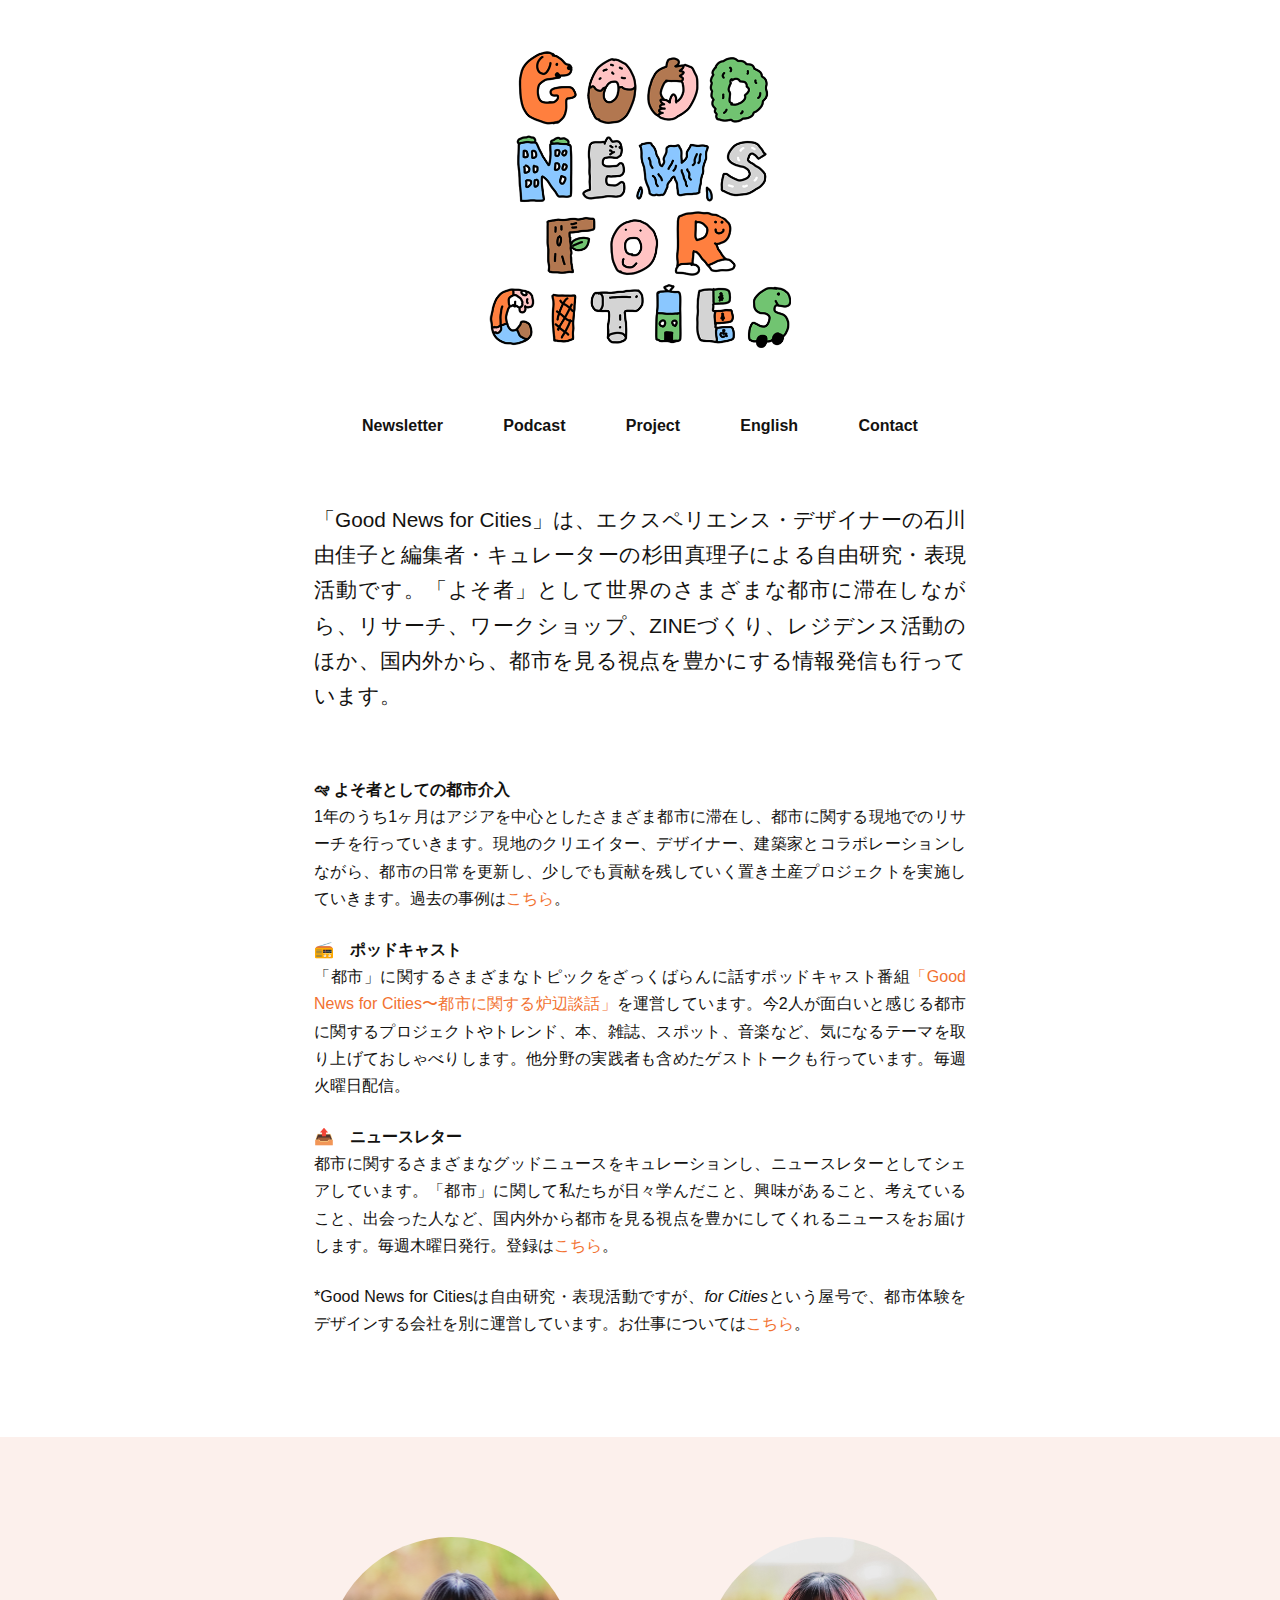
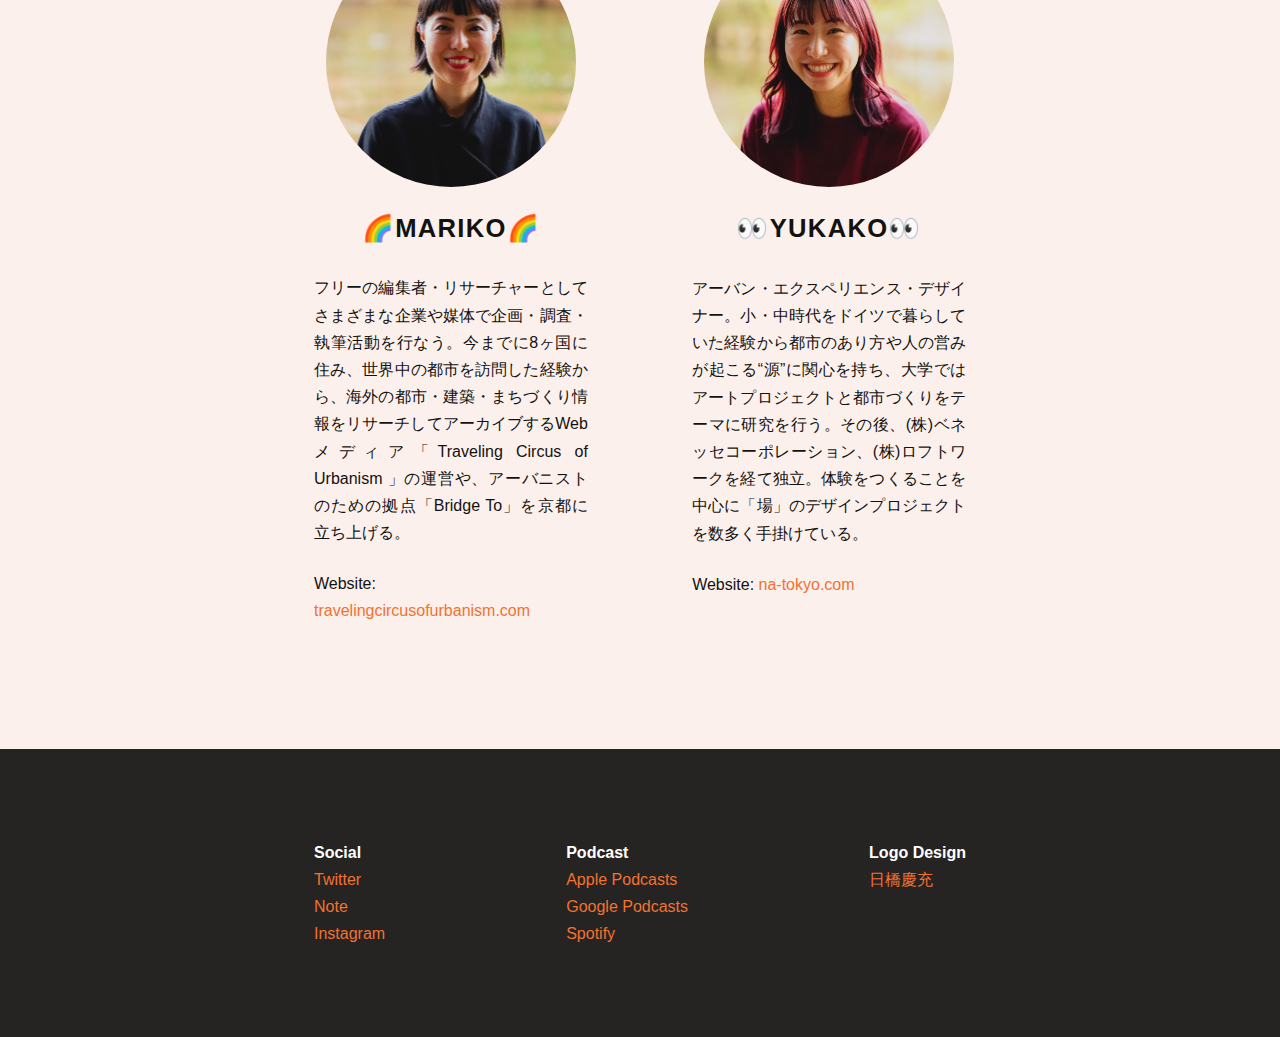
<file: index.html>
<!DOCTYPE html>
<html lang="ja=JP">

<head>
  <title>Good News For Cities</title>
  <meta charset="utf-8" />
  <meta name="viewport" content="width=device-width,initial-scale=1" />

  <meta property="og:type" content="website" />
  <meta http-equiv="content-language" content="ja-JP" />
  <meta property="og:site_name" content="Good News For Cities" />
  <meta property="og:title" content="Good News For Cities" />
  <meta property="og:image" content="https://goodnewsforcities.github.io/img/goodnewsforcities_logo.png" />
  <meta name="keywords" content="都市, 建築, ポッドキャスト, ニュースレター, まちづくり, ラジオ, 場づくり, デザイン, 空間, リサーチ" />
  <meta name="description" content="都市に関するさまざまなグッドニュースをお届けするニュースレター" />
  <meta property="og:description" content="都市に関するさまざまなグッドニュースをお届けするニュースレター" />
  <meta property="og:url" content="https://goodnewsforcities.github.io" />

  <link rel="icon" type="image/x-icon" href="./favicon.ico" />
  <link rel="stylesheet" type="text/css" href="./main.css" />
</head>

<body>
  <div class="logo">
    <a href="./index.html">
      <img src="./img/goodnewsforcities_logo.png" />
    </a>
  </div>

  <nav class="maincolumn">
    <div class="links flexspread">
      <div>
        <a href="https://goodnews4cities.substack.com/" target="_blank">Newsletter</a>
      </div>
      <div>
        <a href="https://anchor.fm/good-news-for-cities" target="_blank">Podcast</a>
      </div>
      <div>
        <a href="./project.html">Project</a>
      </div>
      <div>
        <a href="./english.html">English</a>
      </div>
      <div>
        <a href="mailto:goodnewsforcities@gmail.com" target="_blank">Contact</a>
      </div>
    </div>
  </nav>

  <div class="maincolumn">
    <div class="intro">
      <p>
        「Good News for
        Cities」は、エクスペリエンス・デザイナーの石川由佳子と編集者・キュレーターの杉田真理子による自由研究・表現活動です。「よそ者」として世界のさまざまな都市に滞在しながら、リサーチ、ワークショップ、ZINEづくり、レジデンス活動のほか、国内外から、都市を見る視点を豊かにする情報発信も行っています。
      </p>
    </div>

    <div class="bodytext">
      <p>
        <b>&#x1f6e9; よそ者としての都市介入</b>
        <br />
        1年のうち1ヶ月はアジアを中心としたさまざま都市に滞在し、都市に関する現地でのリサーチを行っていきます。現地のクリエイター、デザイナー、建築家とコラボレーションしながら、都市の日常を更新し、少しでも貢献を残していく置き土産プロジェクトを実施していきます。過去の事例は<a
          href="https://goodnewsforcities.github.io/project.html" target="_blank">こちら</a>。
      </p>

      <p>
        <b> 📻　ポッドキャスト</b>
        <br />
        「都市」に関するさまざまなトピックをざっくばらんに話すポッドキャスト番組<a href="https://anchor.fm/good-news-for-cities" target="_blank">「Good News
          for
          Cities〜都市に関する炉辺談話」</a>を運営しています。今2人が面白いと感じる都市に関するプロジェクトやトレンド、本、雑誌、スポット、音楽など、気になるテーマを取り上げておしゃべりします。他分野の実践者も含めたゲストトークも行っています。毎週火曜日配信。
      </p>

      <p>
        <b>📤　ニュースレター</b><br />
        都市に関するさまざまなグッドニュースをキュレーションし、ニュースレターとしてシェアしています。「都市」に関して私たちが日々学んだこと、興味があること、考えていること、出会った人など、国内外から都市を見る視点を豊かにしてくれるニュースをお届けします。毎週木曜日発行。登録は<a
          href="https://goodnews4cities.substack.com/" target="_blank">こちら</a>。
      </p>

      <p>
        *Good News for Citiesは自由研究・表現活動ですが、<i>for Cities</i>という屋号で、都市体験をデザインする会社を別に運営しています。お仕事については<a href=""
          target="_blank">こちら</a>。
      </p>

    </div>




    <!-- <hr /> -->

    <div class="authors colorsection">
      <div class="author">
        <img src="./img/marikosugita.jpg" alt="Mariko" />
        <div class="name">
          <h3>🌈MARIKO🌈</h3>
        </div>
        <div class="bio">
          <p>
            フリーの編集者・リサーチャーとしてさまざまな企業や媒体で企画・調査・執筆活動を行なう。今までに8ヶ国に住み、世界中の都市を訪問した経験から、海外の都市・建築・まちづくり情報をリサーチしてアーカイブするWebメディア「Traveling
            Circus of Urbanism
            」の運営や、アーバニストのための拠点「Bridge
            To」を京都に立ち上げる。
          </p>
          <p>
            Website:
            <a href="https://www.travelingcircusofurbanism.com/" target="_blank">travelingcircusofurbanism.com</a>
          </p>
        </div>
      </div>

      <div class="author">
        <img src="./img/yukakoishikawa.jpg" alt="Yukako" />
        <div class="name">
          <h3>👀YUKAKO👀</h3>
        </div>
        <div class="bio">
          <p>
            アーバン・エクスペリエンス・デザイナー。小・中時代をドイツで暮らしていた経験から都市のあり方や人の営みが起こる“源”に関心を持ち、大学ではアートプロジェクトと都市づくりをテーマに研究を行う。その後、(株)ベネッセコーポレーション、(株)ロフトワークを経て独立。体験をつくることを中心に「場」のデザインプロジェクトを数多く手掛けている。
          </p>
          <p>
            Website:
            <a href="http://na-tokyo.com/" target="_blank">na-tokyo.com</a>
          </p>
        </div>
      </div>
    </div>

  </div>

  <footer>
    <div class="maincolumn flexspread top">
      <div>
        <h4>Social</h4>
        <div>
          <a href="https://twitter.com/goodnews4cities" target="_blank">Twitter</a>
        </div>
        <div>
          <a href="https://note.com/goodnews4cities" target="_blank">Note</a>
        </div>
        <div>
          <a href="" target="_blank">Instagram</a>
        </div>
      </div>
      <div>
        <h4>Podcast</h4>
        <div>
          <div>
            <a href="https://podcasts.apple.com/jp/podcast/good-news-for-cities-%e9%83%bd%e5%b8%82%e3%81%ab%e9%96%a2%e3%81%99%e3%82%8b%e7%82%89%e8%be%ba%e8%ab%87%e8%a9%b1/id1509362092"
              target="_blank">Apple Podcasts</a>
          </div>
          <div>
            <a href="https://podcasts.google.com/feed/aHR0cHM6Ly9hbmNob3IuZm0vcy8xYjgzODZmOC9wb2RjYXN0L3Jzcw=="
              target="_blank">Google Podcasts</a>
          </div>
          <div>
            <a href="https://open.spotify.com/show/1qL0Doqduuz4baM5hKWkKa" target="_blank">Spotify</a>
          </div>
        </div>
      </div>
      <div>
        <h4>Logo Design</h4>
        <div>
          <a href="https://www.nippashisan.com/" target="_blank">日橋慶充</a>
        </div>

      </div>
    </div>
  </footer>

  <!-- <script src="./main.js" async></script> -->
</body>

</html>
</file>
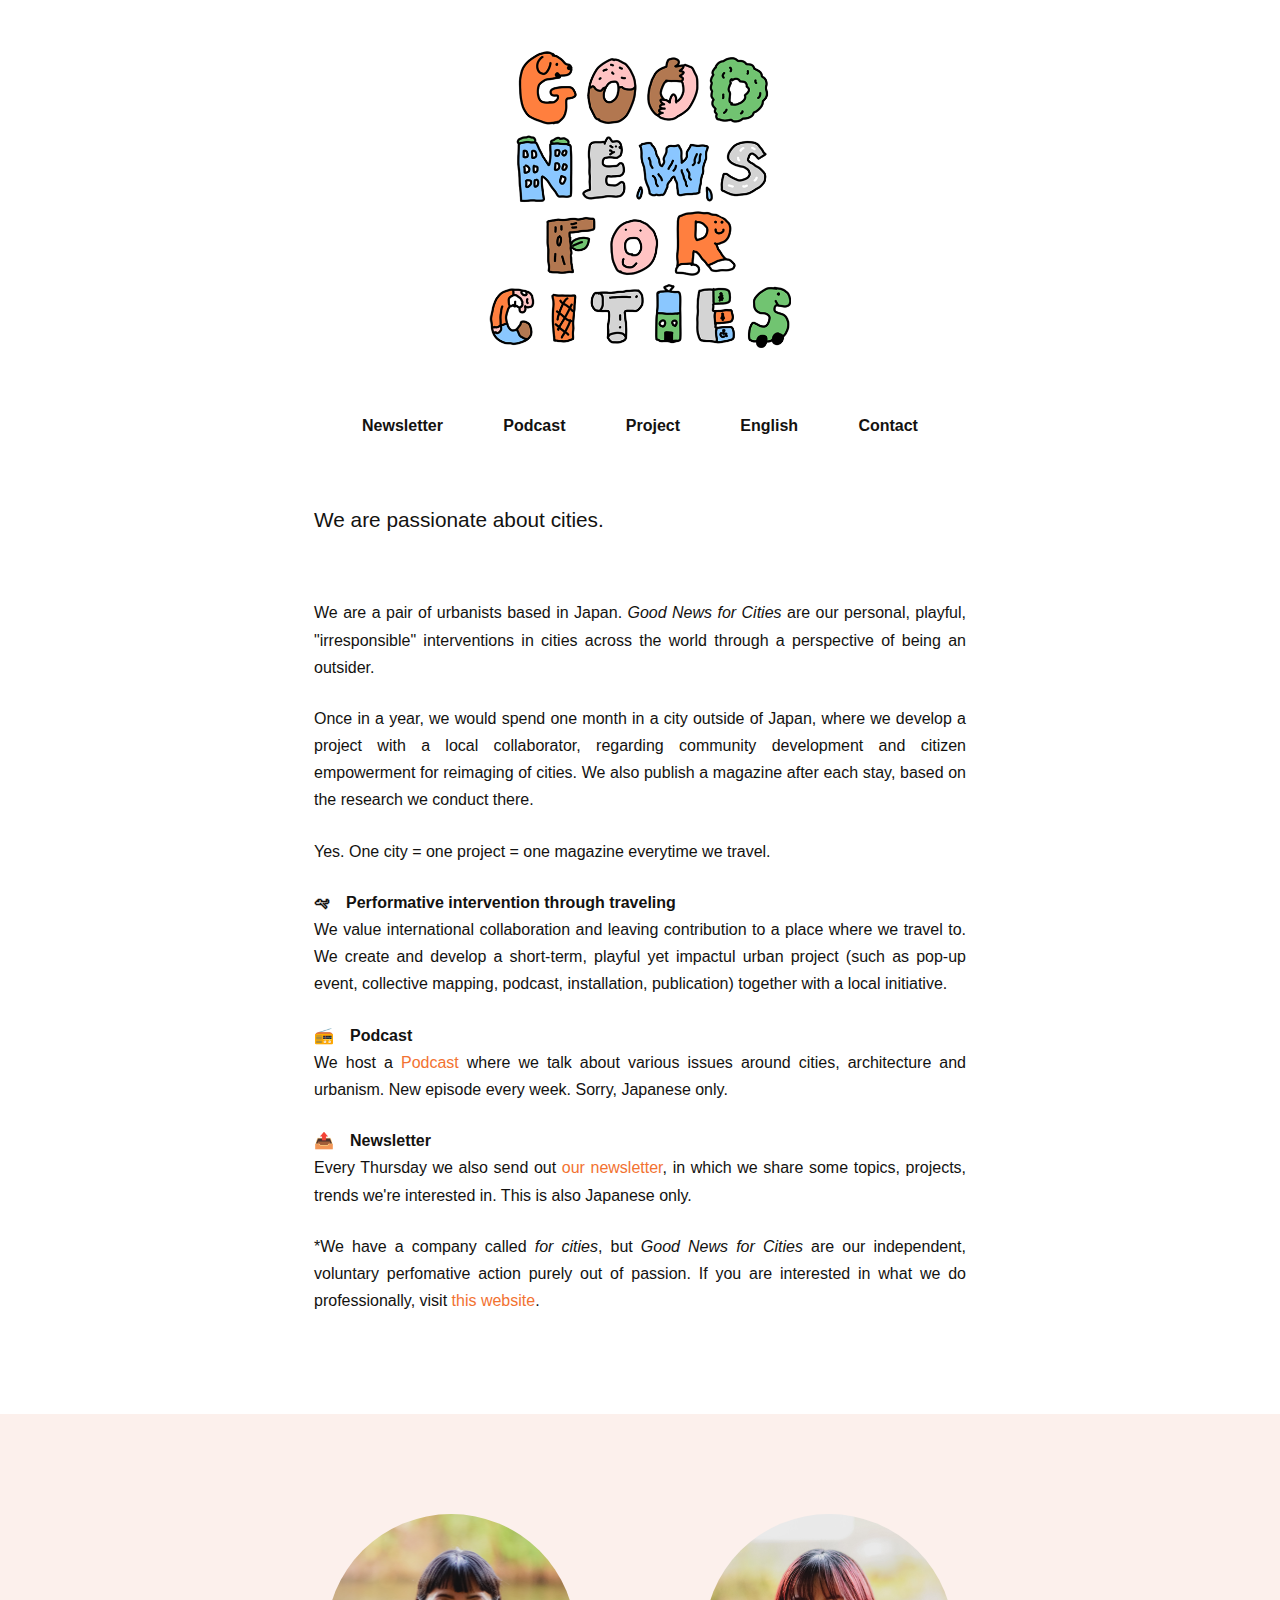
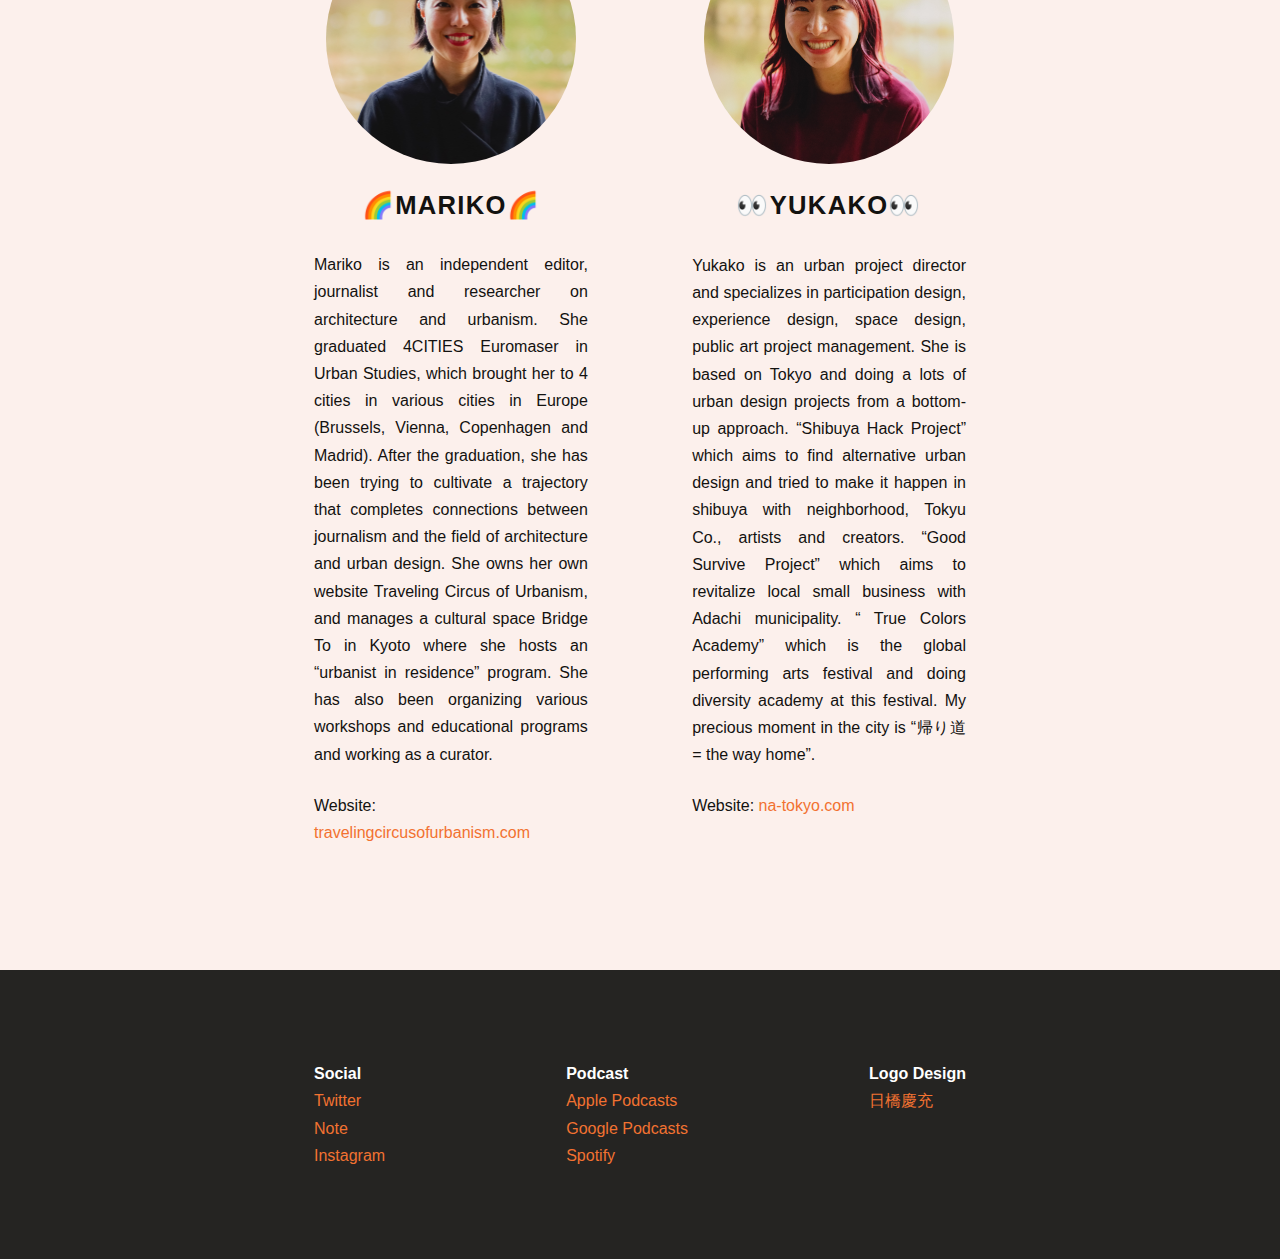
<file: english.html>
<!DOCTYPE html>
<html lang="ja=JP">

<head>
  <title>Good News For Cities</title>
  <meta charset="utf-8" />
  <meta name="viewport" content="width=device-width,initial-scale=1" />

  <meta property="og:type" content="website" />
  <meta http-equiv="content-language" content="ja-JP" />
  <meta property="og:site_name" content="Good News For Cities" />
  <meta property="og:title" content="Good News For Cities" />
  <meta property="og:image" content="https://goodnewsforcities.github.io/img/goodnewsforcities_logo.png" />
  <meta name="keywords" content="都市, 建築, ポッドキャスト, ニュースレター, まちづくり, ラジオ, 場づくり, デザイン, 空間, リサーチ" />
  <meta name="description" content="都市に関するさまざまなグッドニュースをお届けするニュースレター" />
  <meta property="og:description" content="都市に関するさまざまなグッドニュースをお届けするニュースレター" />
  <meta property="og:url" content="https://goodnewsforcities.github.io" />

  <link rel="icon" type="image/x-icon" href="./favicon.ico" />
  <link rel="stylesheet" type="text/css" href="./main.css" />
</head>

<body>
  <div class="logo">
    <a href="./index.html">
      <img src="./img/goodnewsforcities_logo.png" />
    </a>
  </div>

  <nav class="maincolumn">
    <div class="links flexspread">
      <div>
        <a href="https://goodnews4cities.substack.com/" target="_blank">Newsletter</a>
      </div>
      <div>
        <a href="https://anchor.fm/good-news-for-cities" target="_blank">Podcast</a>
      </div>
      <div>
        <a href="./project.html">Project</a>
      </div>
      <div>
        <a href="./english.html">English</a>
      </div>
      <div>
        <a href="mailto:goodnewsforcities@gmail.com" target="_blank">Contact</a>
      </div>
    </div>
  </nav>

  <div class="maincolumn">
    <div class="intro">
      <p>
        We are passionate about cities.
      </p>
    </div>

    <div class="bodytext">
      <p>
        We are a pair of urbanists based in Japan. <i>Good News for Cities</i>
        are our personal, playful, "irresponsible" interventions in cities across the world through a perspective of
        being an outsider.
      </p>
      <p>
        Once in a year, we would spend one month in a city outside of Japan, where we develop a project with a local
        collaborator, regarding community development and citizen empowerment for reimaging of cities. We also publish a
        magazine after each stay, based on the research we conduct there.
      </p>
      <p>Yes. One city = one project = one magazine everytime we travel.</p>

      <p>
        <b>&#x1f6e9;　Performative intervention through traveling</b>
        <br />
        We value international collaboration and leaving contribution to a place where we travel to. We create and
        develop a short-term, playful yet impactul urban project (such as pop-up event, collective mapping, podcast,
        installation, publication) together with a local initiative.
      </p>

      <p>
        <b> 📻　Podcast</b>
        <br />
        We host a <a href="https://anchor.fm/good-news-for-cities" target="_blank">Podcast</a> where we talk about
        various issues around cities, architecture and urbanism. New episode every week. Sorry, Japanese only.
      </p>

      <p>
        <b>📤　Newsletter</b><br />
        Every Thursday we also send out <a href="こちら" target="_blank">our newsletter</a>, in which we share some topics,
        projects, trends we're interested in. This is also Japanese only.
      </p>

      <p>
        *We have a company called <i>for cities</i>, but <i>Good News for Cities</i> are our independent, voluntary
        perfomative action purely out of passion. If you are interested in what we do professionally, visit <a href=""
          target="_blank">this website</a>.
      </p>
    </div>



    <!-- <hr /> -->

    <div class="authors colorsection">
      <div class="author">
        <img src="./img/marikosugita.jpg" alt="Mariko" />
        <div class="name">
          <h3>🌈MARIKO🌈</h3>
        </div>
        <div class="bio">
          <p>
            Mariko is an independent editor, journalist and researcher on architecture and urbanism. She graduated
            4CITIES Euromaser in Urban Studies, which brought her to 4 cities in various cities in Europe (Brussels,
            Vienna, Copenhagen and Madrid). After the graduation, she has been trying to cultivate a trajectory that
            completes connections between journalism and the field of architecture and urban design. She owns her own
            website Traveling Circus of Urbanism, and manages a cultural space Bridge To in Kyoto where she hosts an
            “urbanist in residence” program. She has also been organizing various workshops and educational programs and
            working as a curator.
          <p>
            Website:
            <a href="https://www.travelingcircusofurbanism.com/" target="_blank">travelingcircusofurbanism.com</a>
          </p>
        </div>
      </div>

      <div class="author">
        <img src="./img/yukakoishikawa.jpg" alt="Yukako" />
        <div class="name">
          <h3>👀YUKAKO👀</h3>
        </div>
        <div class="bio">
          <p>
            Yukako is an urban project director and specializes in participation design, experience design, space
            design, public art project management. She is based on Tokyo and doing a lots of urban design projects from
            a bottom-up approach. “Shibuya Hack Project” which aims to find alternative urban design and tried to make
            it happen in shibuya with neighborhood, Tokyu Co., artists and creators. “Good Survive Project” which aims
            to revitalize local small business with Adachi municipality. “ True Colors Academy” which is the global
            performing arts festival and doing diversity academy at this festival. My precious moment in the city is
            “帰り道= the way home”.
          </p>
          <p>
            Website:
            <a href="http://na-tokyo.com/" target="_blank">na-tokyo.com</a>
          </p>
        </div>
      </div>
    </div>

  </div>

  <footer>
    <div class="maincolumn flexspread top">
      <div>
        <h4>Social</h4>
        <div>
          <a href="https://twitter.com/goodnews4cities" target="_blank">Twitter</a>
        </div>
        <div>
          <a href="https://note.com/goodnews4cities" target="_blank">Note</a>
        </div>
        <div>
          <a href="" target="_blank">Instagram</a>
        </div>
      </div>
      <div>
        <h4>Podcast</h4>
        <div>
          <div>
            <a href="https://podcasts.apple.com/jp/podcast/good-news-for-cities-%e9%83%bd%e5%b8%82%e3%81%ab%e9%96%a2%e3%81%99%e3%82%8b%e7%82%89%e8%be%ba%e8%ab%87%e8%a9%b1/id1509362092"
              target="_blank">Apple Podcasts</a>
          </div>
          <div>
            <a href="https://podcasts.google.com/feed/aHR0cHM6Ly9hbmNob3IuZm0vcy8xYjgzODZmOC9wb2RjYXN0L3Jzcw=="
              target="_blank">Google Podcasts</a>
          </div>
          <div>
            <a href="https://open.spotify.com/show/1qL0Doqduuz4baM5hKWkKa" target="_blank">Spotify</a>
          </div>
        </div>
      </div>
      <div>
        <h4>Logo Design</h4>
        <div>
          <a href="https://www.nippashisan.com/" target="_blank">日橋慶充</a>
        </div>

      </div>
    </div>
  </footer>

  <!-- <script src="./main.js" async></script> -->
</body>

</html>
</file>
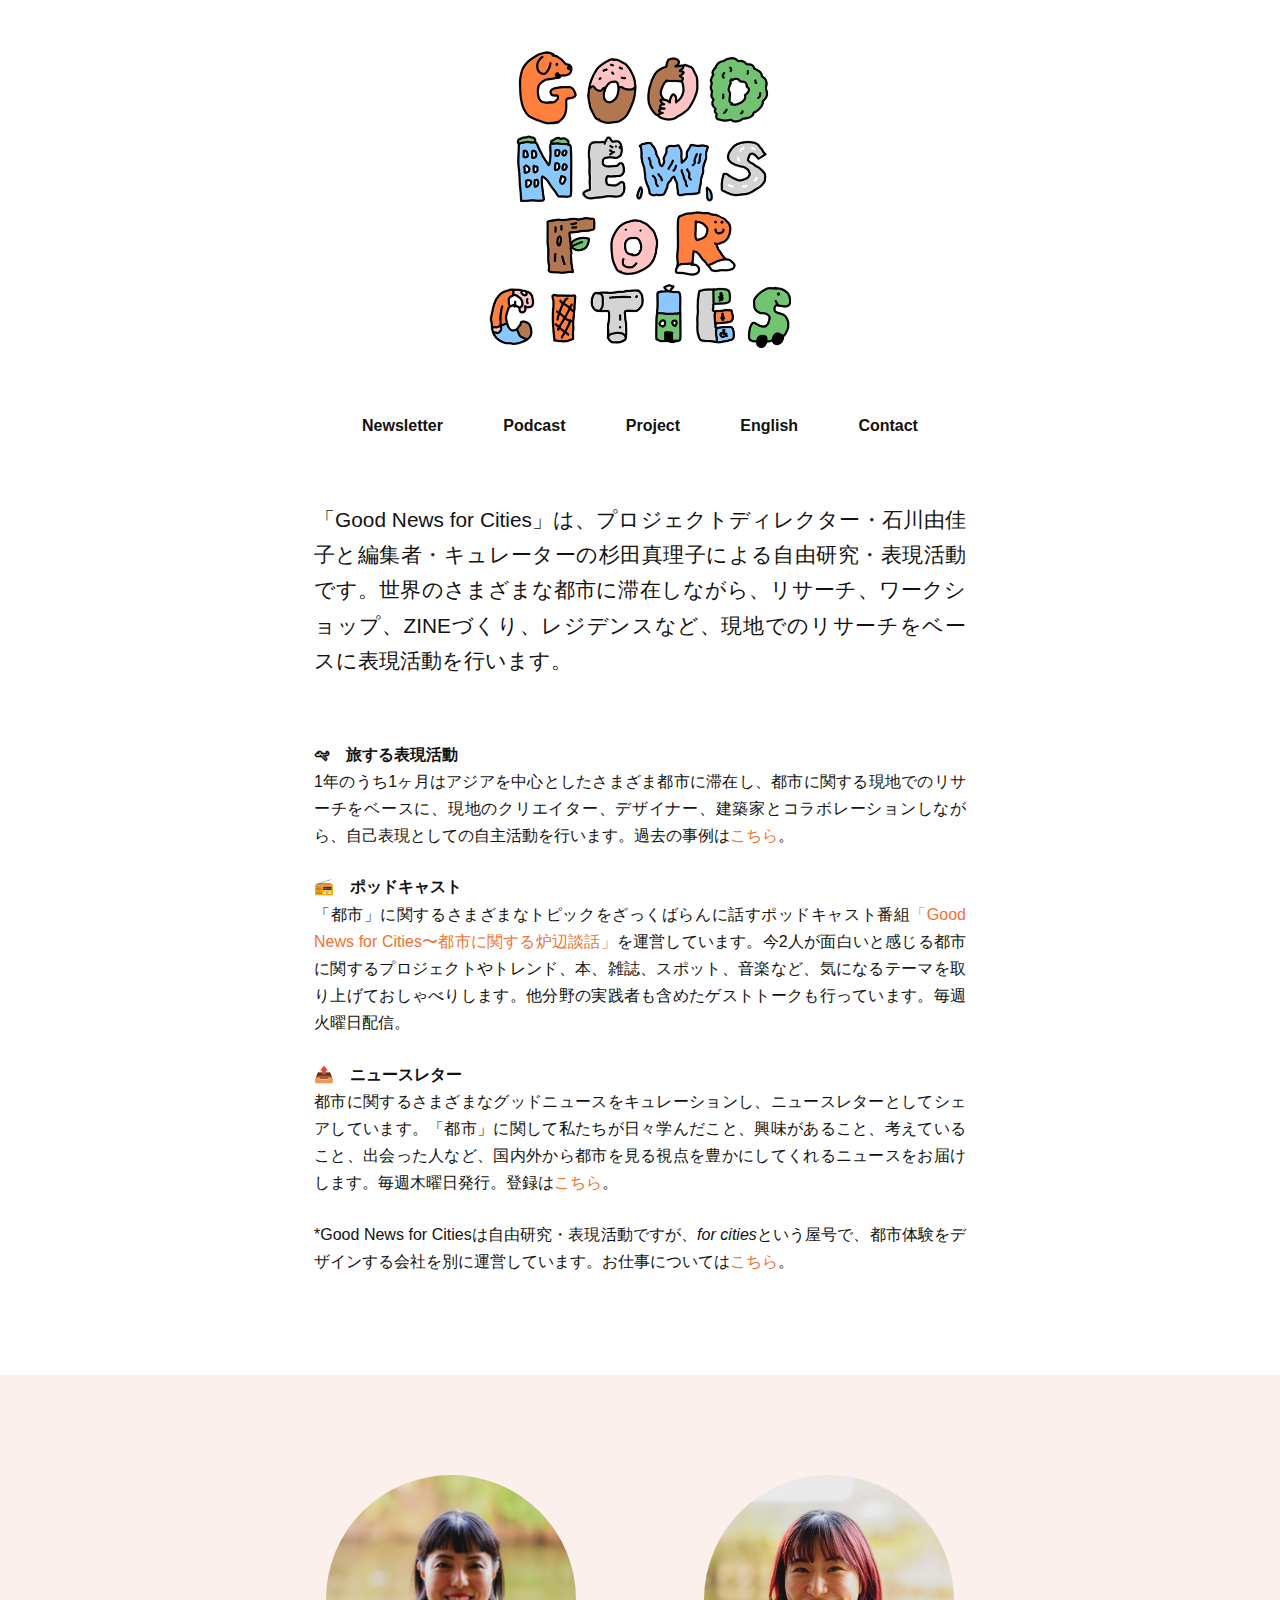
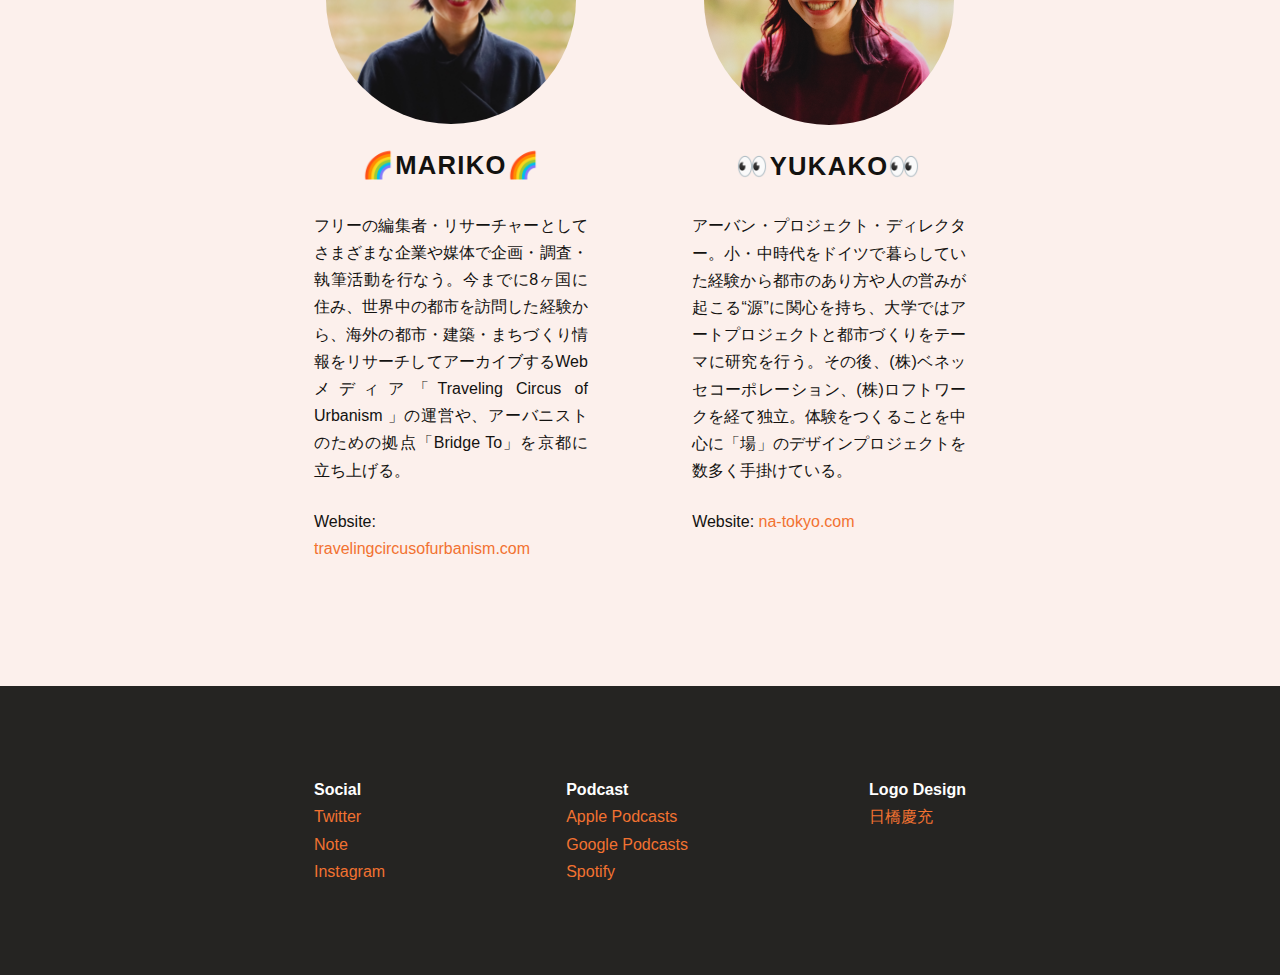
<file: home.html>
<!DOCTYPE html>
<html lang="ja=JP">

<head>
  <title>Good News For Cities</title>
  <meta charset="utf-8" />
  <meta name="viewport" content="width=device-width,initial-scale=1" />

  <meta property="og:type" content="website" />
  <meta http-equiv="content-language" content="ja-JP" />
  <meta property="og:site_name" content="Good News For Cities" />
  <meta property="og:title" content="Good News For Cities" />
  <meta property="og:image" content="https://goodnewsforcities.github.io/img/goodnewsforcities_logo.png" />
  <meta name="keywords" content="都市, 建築, ポッドキャスト, ニュースレター, まちづくり, ラジオ, 場づくり, デザイン, 空間, リサーチ" />
  <meta name="description" content="都市に関するさまざまなグッドニュースをお届けするニュースレター" />
  <meta property="og:description" content="都市に関するさまざまなグッドニュースをお届けするニュースレター" />
  <meta property="og:url" content="https://goodnewsforcities.github.io" />

  <link rel="icon" type="image/x-icon" href="./favicon.ico" />
  <link rel="stylesheet" type="text/css" href="./main.css" />
</head>

<body>
  <div class="logo">
    <a href="./home.html">
      <img src="./img/goodnewsforcities_logo.png" />
    </a>
  </div>

  <nav class="maincolumn">
    <div class="links flexspread">
      <div>
        <a href="./newsletter.html">Newsletter</a>
      </div>
      <div>
        <a href="https://anchor.fm/good-news-for-cities" target="_blank">Podcast</a>
      </div>
      <div>
        <a href="./project.html">Project</a>
      </div>
      <div>
        <a href="./english.html">English</a>
      </div>
      <div>
        <a href="mailto:goodnewsforcities@gmail.com" target="_blank">Contact</a>
      </div>
    </div>
  </nav>

  <div class="maincolumn">
    <div class="intro">
      <p>
        「Good News for
        Cities」は、プロジェクトディレクター・石川由佳子と編集者・キュレーターの杉田真理子による自由研究・表現活動です。世界のさまざまな都市に滞在しながら、リサーチ、ワークショップ、ZINEづくり、レジデンスなど、現地でのリサーチをベースに表現活動を行います。
      </p>
    </div>

    <div class="bodytext">
      <p>
        <b>&#x1f6e9;　旅する表現活動</b>
        <br />
        1年のうち1ヶ月はアジアを中心としたさまざま都市に滞在し、都市に関する現地でのリサーチをベースに、現地のクリエイター、デザイナー、建築家とコラボレーションしながら、自己表現としての自主活動を行います。過去の事例は<a
          href="こちら" target="_blank">こちら</a>。
      </p>

      <p>
        <b> 📻　ポッドキャスト</b>
        <br />
        「都市」に関するさまざまなトピックをざっくばらんに話すポッドキャスト番組<a href="https://anchor.fm/good-news-for-cities" target="_blank">「Good News
          for
          Cities〜都市に関する炉辺談話」</a>を運営しています。今2人が面白いと感じる都市に関するプロジェクトやトレンド、本、雑誌、スポット、音楽など、気になるテーマを取り上げておしゃべりします。他分野の実践者も含めたゲストトークも行っています。毎週火曜日配信。
      </p>

      <p>
        <b>📤　ニュースレター</b><br />
        都市に関するさまざまなグッドニュースをキュレーションし、ニュースレターとしてシェアしています。「都市」に関して私たちが日々学んだこと、興味があること、考えていること、出会った人など、国内外から都市を見る視点を豊かにしてくれるニュースをお届けします。毎週木曜日発行。登録は<a
          href="こちら" target="_blank">こちら</a>。
      </p>

      <p>
        *Good News for Citiesは自由研究・表現活動ですが、<i>for cities</i>という屋号で、都市体験をデザインする会社を別に運営しています。お仕事については<a href=""
          target="_blank">こちら</a>。
      </p>

    </div>




    <!-- <hr /> -->

    <div class="authors colorsection">
      <div class="author">
        <img src="./img/marikosugita.jpg" alt="Mariko" />
        <div class="name">
          <h3>🌈MARIKO🌈</h3>
        </div>
        <div class="bio">
          <p>
            フリーの編集者・リサーチャーとしてさまざまな企業や媒体で企画・調査・執筆活動を行なう。今までに8ヶ国に住み、世界中の都市を訪問した経験から、海外の都市・建築・まちづくり情報をリサーチしてアーカイブするWebメディア「Traveling
            Circus of Urbanism
            」の運営や、アーバニストのための拠点「Bridge
            To」を京都に立ち上げる。
          </p>
          <p>
            Website:
            <a href="https://www.travelingcircusofurbanism.com/" target="_blank">travelingcircusofurbanism.com</a>
          </p>
        </div>
      </div>

      <div class="author">
        <img src="./img/yukakoishikawa.jpg" alt="Yukako" />
        <div class="name">
          <h3>👀YUKAKO👀</h3>
        </div>
        <div class="bio">
          <p>
            アーバン・プロジェクト・ディレクター。小・中時代をドイツで暮らしていた経験から都市のあり方や人の営みが起こる“源”に関心を持ち、大学ではアートプロジェクトと都市づくりをテーマに研究を行う。その後、(株)ベネッセコーポレーション、(株)ロフトワークを経て独立。体験をつくることを中心に「場」のデザインプロジェクトを数多く手掛けている。
          </p>
          <p>
            Website:
            <a href="http://na-tokyo.com/" target="_blank">na-tokyo.com</a>
          </p>
        </div>
      </div>
    </div>

  </div>

  <footer>
    <div class="maincolumn flexspread top">
      <div>
        <h4>Social</h4>
        <div>
          <a href="https://twitter.com/goodnews4cities" target="_blank">Twitter</a>
        </div>
        <div>
          <a href="https://note.com/goodnews4cities" target="_blank">Note</a>
        </div>
        <div>
          <a href="" target="_blank">Instagram</a>
        </div>
      </div>
      <div>
        <h4>Podcast</h4>
        <div>
          <div>
            <a href="https://podcasts.apple.com/jp/podcast/good-news-for-cities-%e9%83%bd%e5%b8%82%e3%81%ab%e9%96%a2%e3%81%99%e3%82%8b%e7%82%89%e8%be%ba%e8%ab%87%e8%a9%b1/id1509362092"
              target="_blank">Apple Podcasts</a>
          </div>
          <div>
            <a href="https://podcasts.google.com/feed/aHR0cHM6Ly9hbmNob3IuZm0vcy8xYjgzODZmOC9wb2RjYXN0L3Jzcw=="
              target="_blank">Google Podcasts</a>
          </div>
          <div>
            <a href="https://open.spotify.com/show/1qL0Doqduuz4baM5hKWkKa" target="_blank">Spotify</a>
          </div>
        </div>
      </div>
      <div>
        <h4>Logo Design</h4>
        <div>
          <a href="https://www.nippashisan.com/" target="_blank">日橋慶充</a>
        </div>

      </div>
    </div>
  </footer>

  <!-- <script src="./main.js" async></script> -->
</body>

</html>
</file>
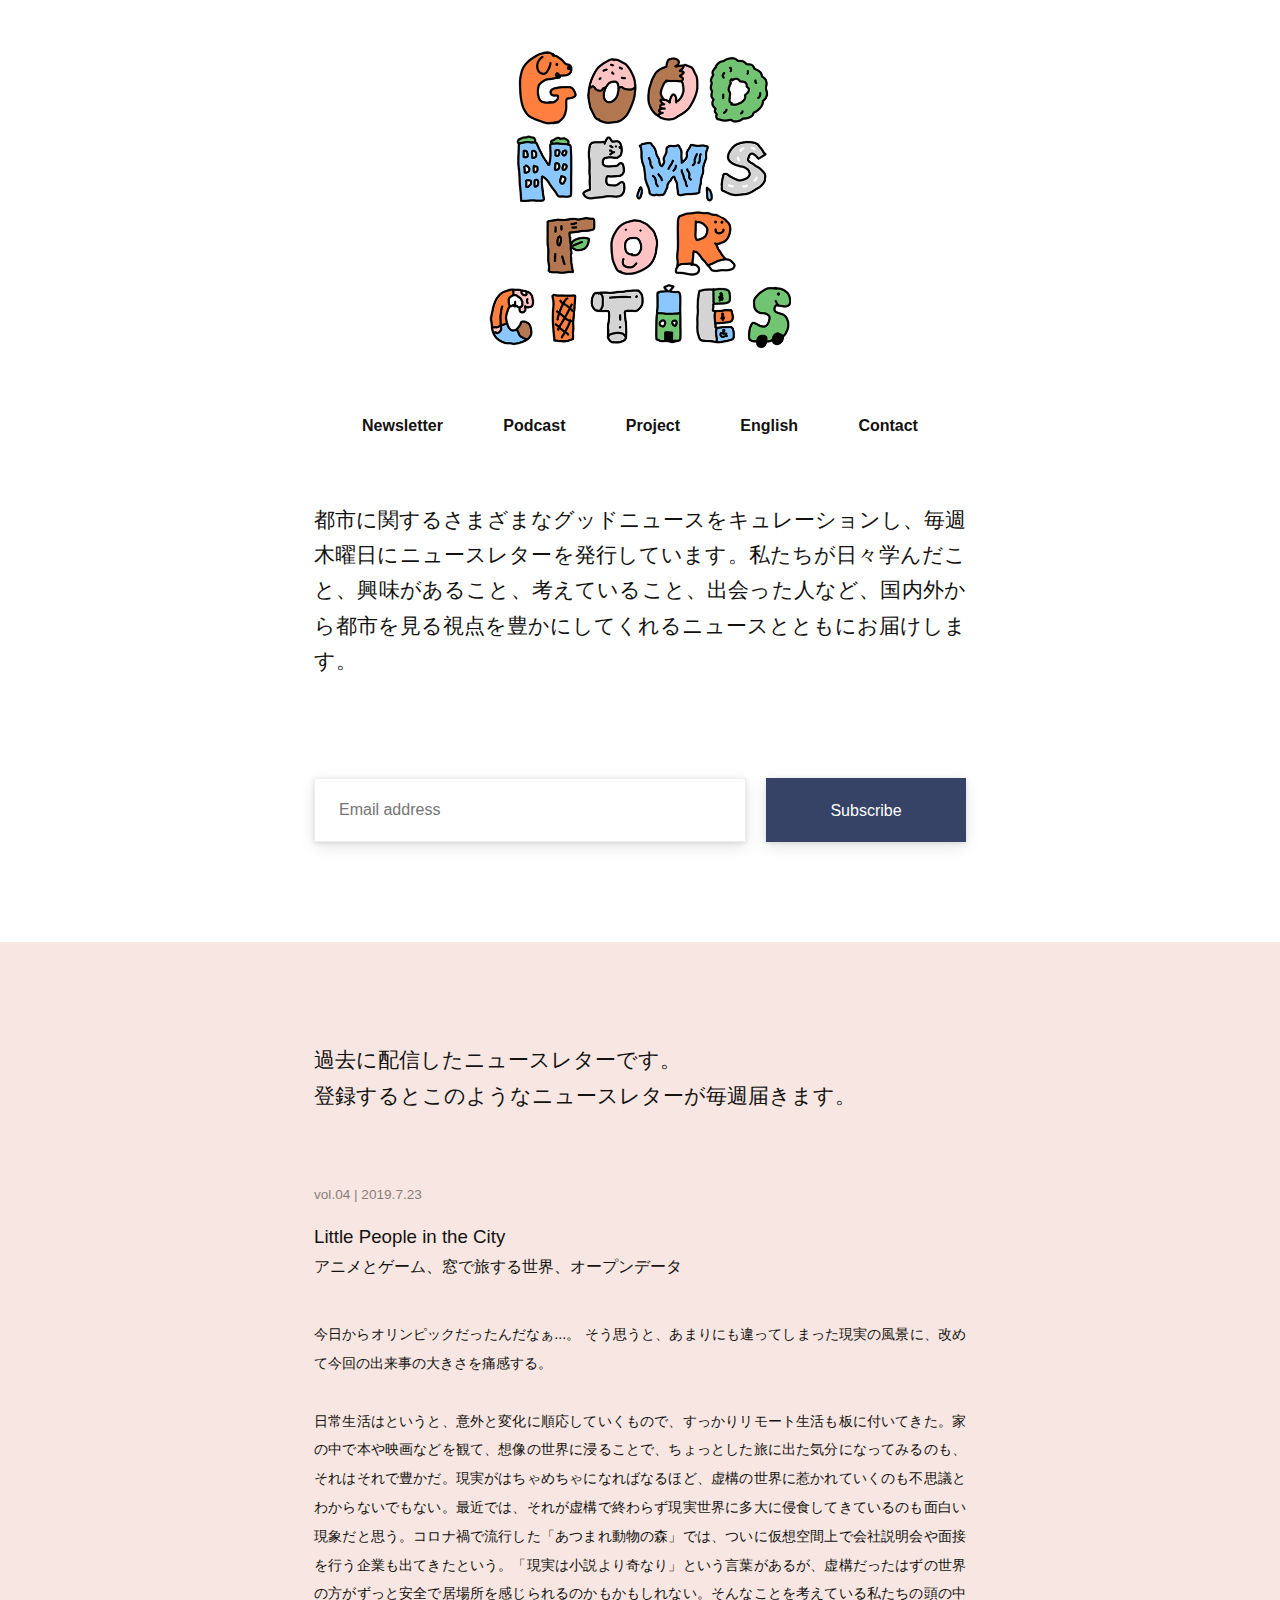
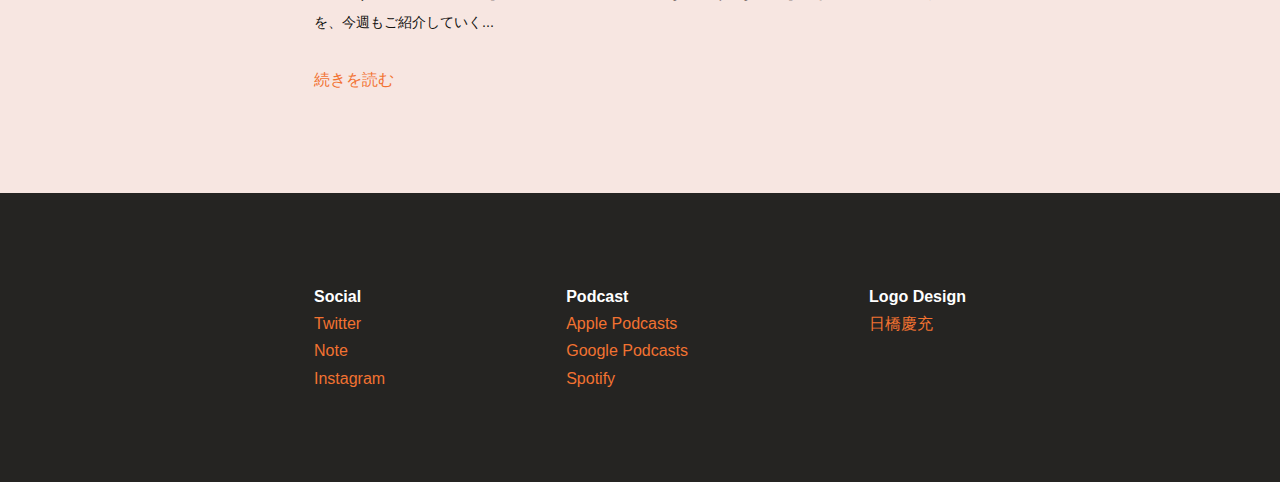
<file: newsletter.html>
<!DOCTYPE html>
<html lang="ja=JP">

<head>
  <title>Good News For Cities</title>
  <meta charset="utf-8" />
  <meta name="viewport" content="width=device-width,initial-scale=1" />

  <meta property="og:type" content="website" />
  <meta http-equiv="content-language" content="ja-JP" />
  <meta property="og:site_name" content="Good News For Cities" />
  <meta property="og:title" content="Good News For Cities" />
  <meta property="og:image" content="https://goodnewsforcities.github.io/img/goodnewsforcities_logo.png" />
  <meta name="keywords" content="都市, 建築, ポッドキャスト, ニュースレター, まちづくり, ラジオ, 場づくり, デザイン, 空間, リサーチ" />
  <meta name="description" content="都市に関するさまざまなグッドニュースをお届けするニュースレター" />
  <meta property="og:description" content="都市に関するさまざまなグッドニュースをお届けするニュースレター" />
  <meta property="og:url" content="https://goodnewsforcities.github.io" />

  <link rel="icon" type="image/x-icon" href="./favicon.ico" />
  <link rel="stylesheet" type="text/css" href="./main.css" />
</head>

<body>
  <div class="logo">
    <a href="./home.html">
      <img src="./img/goodnewsforcities_logo.png" />
    </a>
  </div>

  <nav class="maincolumn">
    <div class="links flexspread">
      <div>
        <a href="./newsletter.html">Newsletter</a>
      </div>
      <div>
        <a href="https://anchor.fm/good-news-for-cities" target="_blank">Podcast</a>
      </div>
      <div>
        <a href="./project.html">Project</a>
      </div>
      <div>
        <a href="./english.html">English</a>
      </div>
      <div>
        <a href="mailto:goodnewsforcities@gmail.com" target="_blank">Contact</a>
      </div>
    </div>
  </nav>



  <div class="maincolumn">
    <div class="intro">
      <p>
        都市に関するさまざまなグッドニュースをキュレーションし、毎週木曜日にニュースレターを発行しています。私たちが日々学んだこと、興味があること、考えていること、出会った人など、国内外から都市を見る視点を豊かにしてくれるニュースとともにお届けします。
      </p>
    </div>
    <div class="signup">
      <div id="mc_embed_signup">
        <form action="https://anchor.us10.list-manage.com/subscribe/post?u=60a72ba29059964f32f9d90f3&amp;id=79ae10271f"
          method="post" id="mc-embedded-subscribe-form" name="mc-embedded-subscribe-form" class="validate"
          target="_blank" novalidate>
          <div id="mc_embed_signup_scroll">
            <input type="email" value="" name="EMAIL" class="email" id="mce-EMAIL" placeholder="Email address"
              required />
            <div style="position: absolute; left: -5000px;" aria-hidden="true">
              <input type="text" name="b_60a72ba29059964f32f9d90f3_79ae10271f" tabindex="-1" value="" />
            </div>
            <input type="submit" value="Subscribe" name="subscribe" id="mc-embedded-subscribe" class="button" />
          </div>
        </form>
      </div>
    </div>

    <!-- <hr /> -->

    <div class="example colorsection2">
      <div class="intro">
        過去に配信したニュースレターです。<br />登録するとこのようなニュースレターが毎週届きます。
      </div>
      <div class="sub">vol.04 | 2019.7.23</div>
      <h3>Little People in the City</h3>
      <h4>アニメとゲーム、窓で旅する世界、オープンデータ</h4>
      <p>
        今日からオリンピックだったんだなぁ...。
        そう思うと、あまりにも違ってしまった現実の風景に、改めて今回の出来事の大きさを痛感する。
      </p>
      <p>
        日常生活はというと、意外と変化に順応していくもので、すっかりリモート生活も板に付いてきた。家の中で本や映画などを観て、想像の世界に浸ることで、ちょっとした旅に出た気分になってみるのも、それはそれで豊かだ。現実がはちゃめちゃになればなるほど、虚構の世界に惹かれていくのも不思議とわからないでもない。最近では、それが虚構で終わらず現実世界に多大に侵食してきているのも面白い現象だと思う。コロナ禍で流行した「あつまれ動物の森」では、ついに仮想空間上で会社説明会や面接を行う企業も出てきたという。「現実は小説より奇なり」という言葉があるが、虚構だったはずの世界の方がずっと安全で居場所を感じられるのかもかもしれない。そんなことを考えている私たちの頭の中を、今週もご紹介していく...
      </p>
      <div>
        <a href="https://mailchi.mp/02ebf92608eb/vol01-this-is-the-beginning-5058573" target="_blank">続きを読む</a>
      </div>
    </div>
  </div>

  <footer>
    <div class="maincolumn flexspread top">
      <div>
        <h4>Social</h4>
        <div>
          <a href="https://twitter.com/goodnews4cities" target="_blank">Twitter</a>
        </div>
        <div>
          <a href="https://note.com/goodnews4cities" target="_blank">Note</a>
        </div>
        <div>
          <a href="" target="_blank">Instagram</a>
        </div>
      </div>
      <div>
        <h4>Podcast</h4>
        <div>
          <div>
            <a href="https://podcasts.apple.com/jp/podcast/good-news-for-cities-%e9%83%bd%e5%b8%82%e3%81%ab%e9%96%a2%e3%81%99%e3%82%8b%e7%82%89%e8%be%ba%e8%ab%87%e8%a9%b1/id1509362092"
              target="_blank">Apple Podcasts</a>
          </div>
          <div>
            <a href="https://podcasts.google.com/feed/aHR0cHM6Ly9hbmNob3IuZm0vcy8xYjgzODZmOC9wb2RjYXN0L3Jzcw=="
              target="_blank">Google Podcasts</a>
          </div>
          <div>
            <a href="https://open.spotify.com/show/1qL0Doqduuz4baM5hKWkKa" target="_blank">Spotify</a>
          </div>
        </div>
      </div>
      <div>
        <h4>Logo Design</h4>
        <div>
          <a href="https://www.nippashisan.com/" target="_blank">日橋慶充</a>
        </div>

      </div>
    </div>
  </footer>

  <!-- <script src="./main.js" async></script> -->
</body>

</html>
</file>
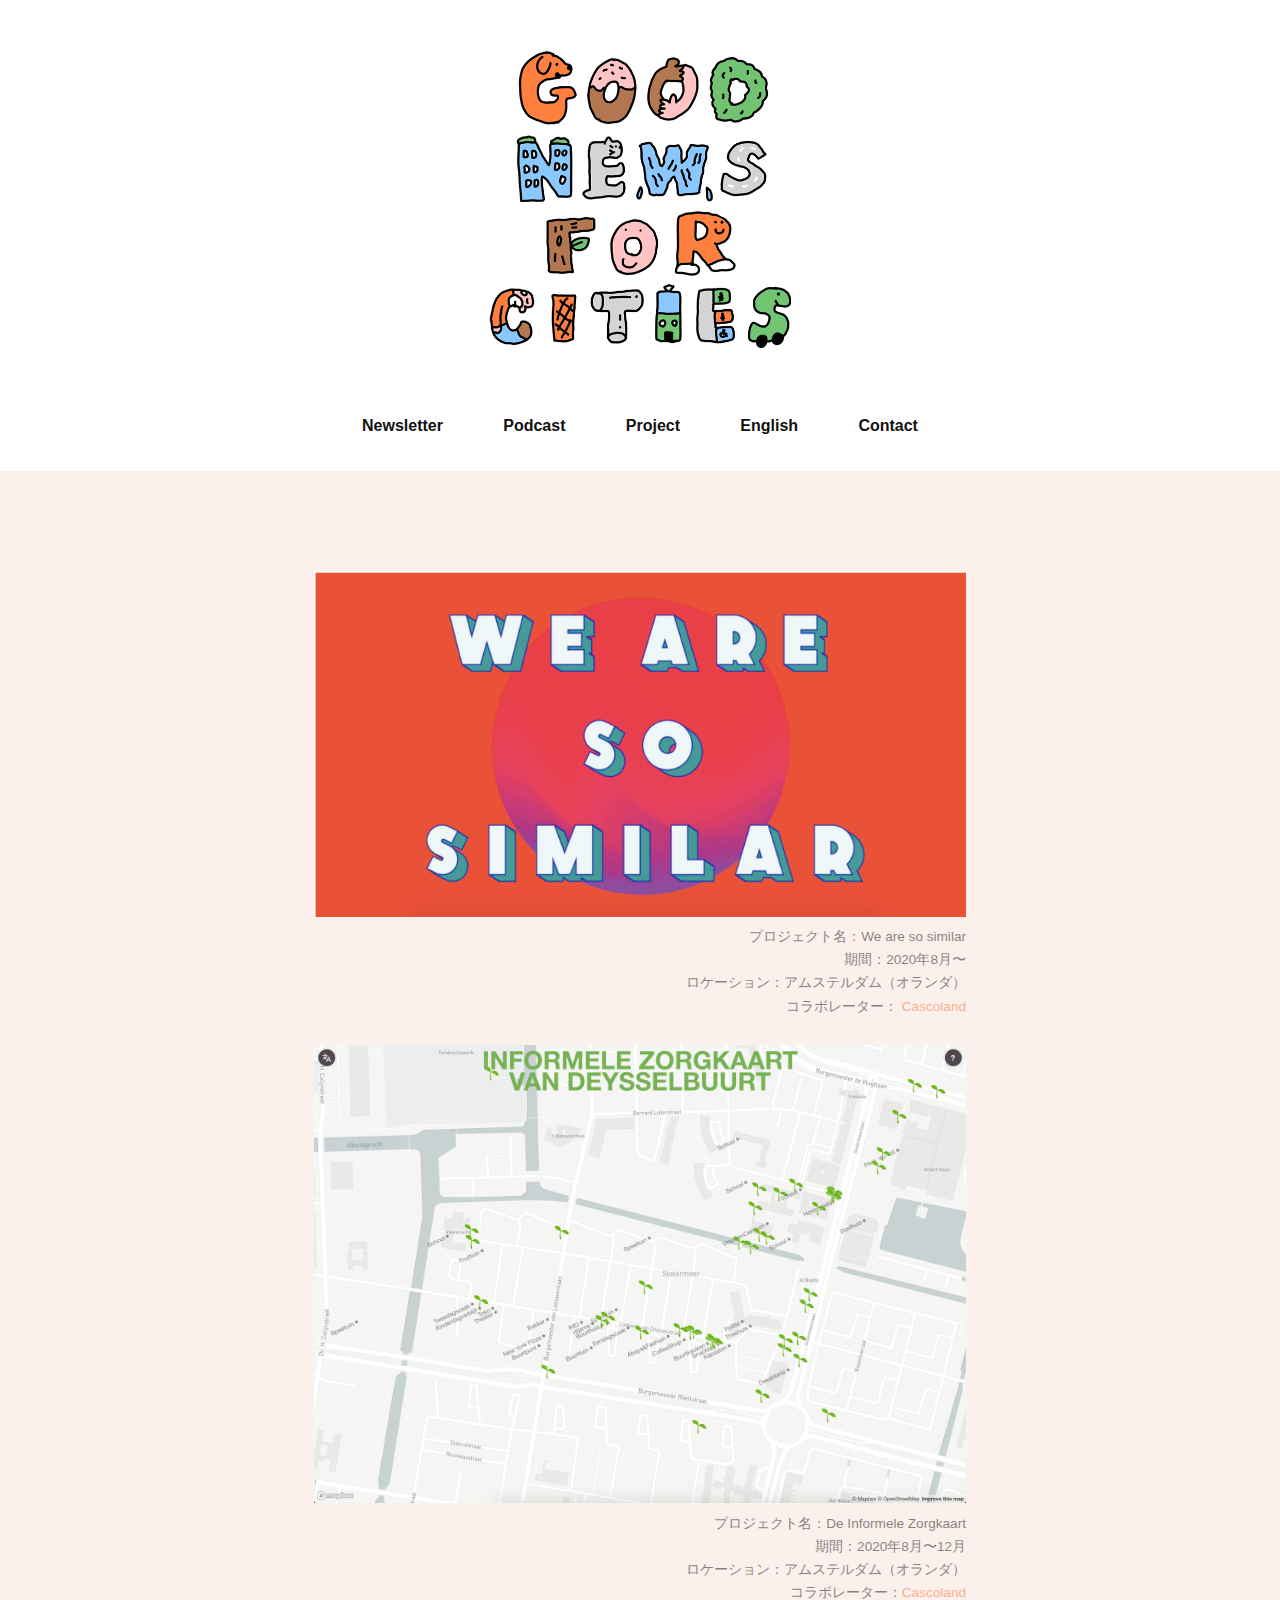
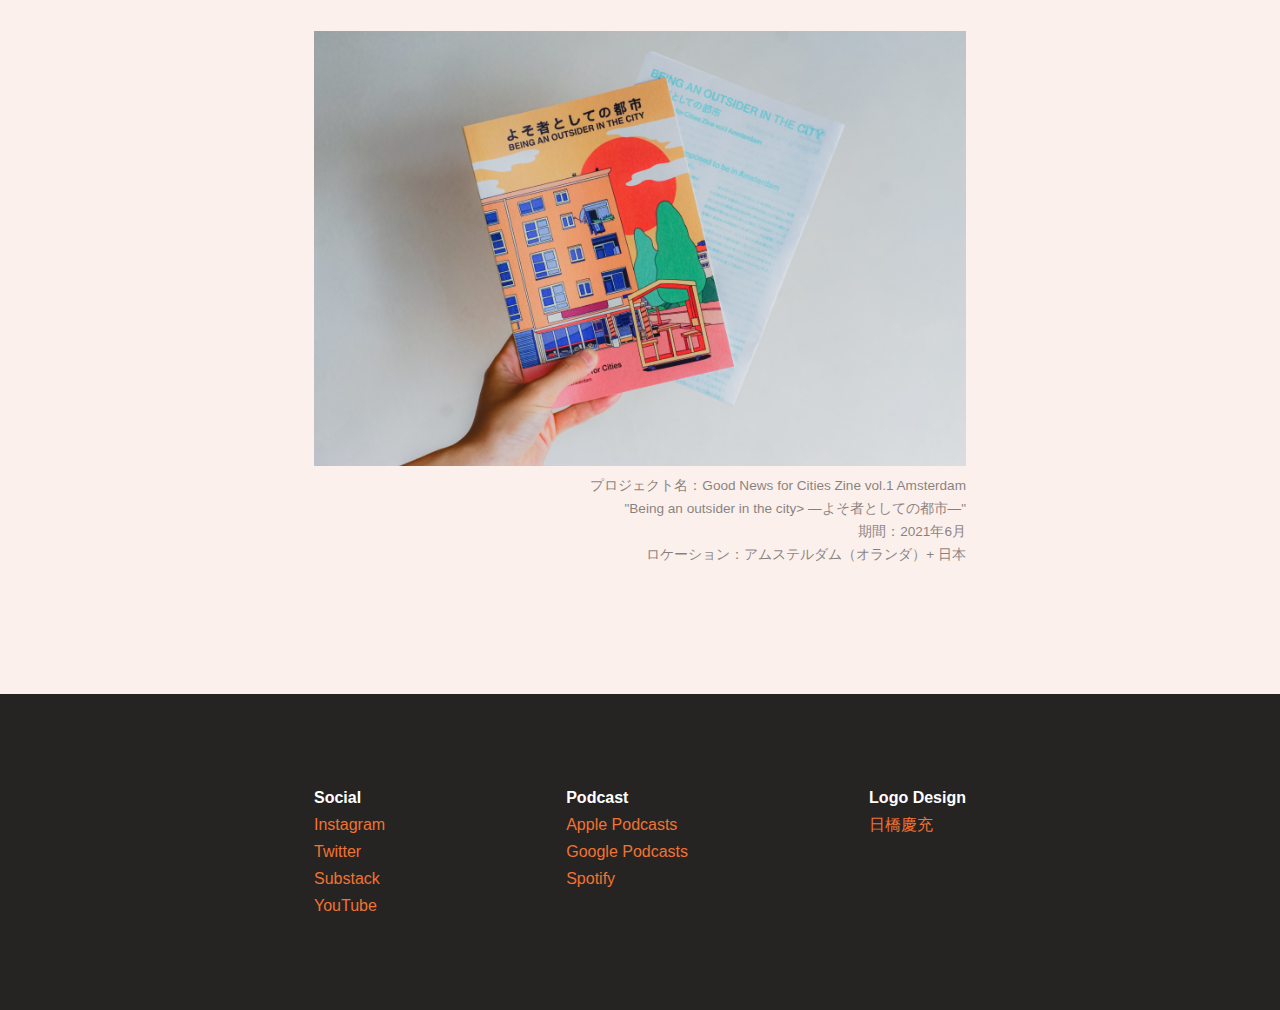
<file: project.html>
<!DOCTYPE html>
<html lang="ja=JP">

<head>
  <title>Good News For Cities</title>
  <meta charset="utf-8" />
  <meta name="viewport" content="width=device-width,initial-scale=1" />

  <meta property="og:type" content="website" />
  <meta http-equiv="content-language" content="ja-JP" />
  <meta property="og:site_name" content="Good News For Cities" />
  <meta property="og:title" content="Good News For Cities" />
  <meta property="og:image" content="https://goodnewsforcities.github.io/img/goodnewsforcities_logo.png" />
  <meta name="keywords" content="都市, 建築, ポッドキャスト, ニュースレター, まちづくり, ラジオ, 場づくり, デザイン, 空間, リサーチ" />
  <meta name="description" content="都市に関するさまざまなグッドニュースをお届けするニュースレター" />
  <meta property="og:description" content="都市に関するさまざまなグッドニュースをお届けするニュースレター" />
  <meta property="og:url" content="https://goodnewsforcities.github.io" />

  <link rel="icon" type="image/x-icon" href="./favicon.ico" />
  <link rel="stylesheet" type="text/css" href="./main.css" />
</head>

<body>
  <div class="logo">
    <a href="./index.html">
      <img src="./img/goodnewsforcities_logo.png" />
    </a>
  </div>

  <nav class="maincolumn">
    <div class="links flexspread">
      <div>
        <a href="https://goodnews4cities.substack.com/" target="_blank">Newsletter</a>
      </div>
      <div>
        <a href="https://anchor.fm/good-news-for-cities" target="_blank">Podcast</a>
      </div>
      <div>
        <a href="./project.html">Project</a>
      </div>
      <div>
        <a href="./english.html">English</a>
      </div>
      <div>
        <a href="mailto:goodnewsforcities@gmail.com" target="_blank">Contact</a>
      </div>
    </div>
  </nav>

  <div class="maincolumn">
    <div class="colorsection section-pad">
      <div>
        <a href="./project01.html">
          <img src="./img/project01/wearesosimilar.png" alt="We are so Similar" />
        </a>
        <div class="sub bottommargin" style="text-align: right; max-width: 100%;">
          プロジェクト名：We are so similar<br>
          期間：2020年8月〜<br>
          ロケーション：アムステルダム（オランダ）<br>
          コラボレーター：
          <a href="http://cascoland.com/" target="_blank">Cascoland
          </a>
        </div>
      </div>

      <div class="">

      </div>
      <div>
        <a href="./project02.html">
          <img src="./img/caremap.png" alt="De Informele Zorgkaart" />
        </a>
        <div class="sub bottommargin" style="text-align: right; max-width: 100%;">
          プロジェクト名：De Informele Zorgkaart<br>
          期間：2020年8月〜12月<br>
          ロケーション：アムステルダム（オランダ）<br>
          コラボレーター：<a href="http://cascoland.com/" target="_blank">Cascoland
          </a>
        </div>
      </div>

      <div>
        <a href="./project03.html">
          <img src="./img/project03/zine01.1.jpg" alt="Zine vol.1" />
        </a>
        <div class="sub bottommargin" style="text-align: right; max-width: 100%;">
          プロジェクト名：Good News for Cities Zine vol.1 Amsterdam <br> "Being an outsider in the city> —よそ者としての都市—" <br>
          期間：2021年6月<br>
          ロケーション：アムステルダム（オランダ）+ 日本<br>
          </a>
        </div>
      </div>
    </div>

    <!-- <hr /> -->



  </div>

  <footer>
    <div class="maincolumn flexspread top">
      <div>
        <h4>Social</h4>
        <div>
          <a href="https://www.instagram.com/good_news_for_cities/" target="_blank">Instagram</a>
        </div>
        <div>
          <a href="https://twitter.com/goodnews4cities" target="_blank">Twitter</a>
        </div>
        <div>
          <a href="https://goodnews4cities.substack.com/" target="_blank">Substack</a>
        </div>
        <div>
          <a href="https://www.youtube.com/channel/UChJe8KIEA2Ky9K-Nf0LFxtg" target="_blank">YouTube</a>
        </div>
      </div>
      <div>
        <h4>Podcast</h4>
        <div>
          <div>
            <a href="https://podcasts.apple.com/jp/podcast/good-news-for-cities-%e9%83%bd%e5%b8%82%e3%81%ab%e9%96%a2%e3%81%99%e3%82%8b%e7%82%89%e8%be%ba%e8%ab%87%e8%a9%b1/id1509362092"
              target="_blank">Apple Podcasts</a>
          </div>
          <div>
            <a href="https://podcasts.google.com/feed/aHR0cHM6Ly9hbmNob3IuZm0vcy8xYjgzODZmOC9wb2RjYXN0L3Jzcw=="
              target="_blank">Google Podcasts</a>
          </div>
          <div>
            <a href="https://open.spotify.com/show/1qL0Doqduuz4baM5hKWkKa" target="_blank">Spotify</a>
          </div>
        </div>
      </div>
      <div>
        <h4>Logo Design</h4>
        <div>
          <a href="https://www.nippashisan.com/" target="_blank">日橋慶充</a>
        </div>

      </div>
    </div>
  </footer>

  <!-- <script src="./main.js" async></script> -->
</body>

</html>
</file>
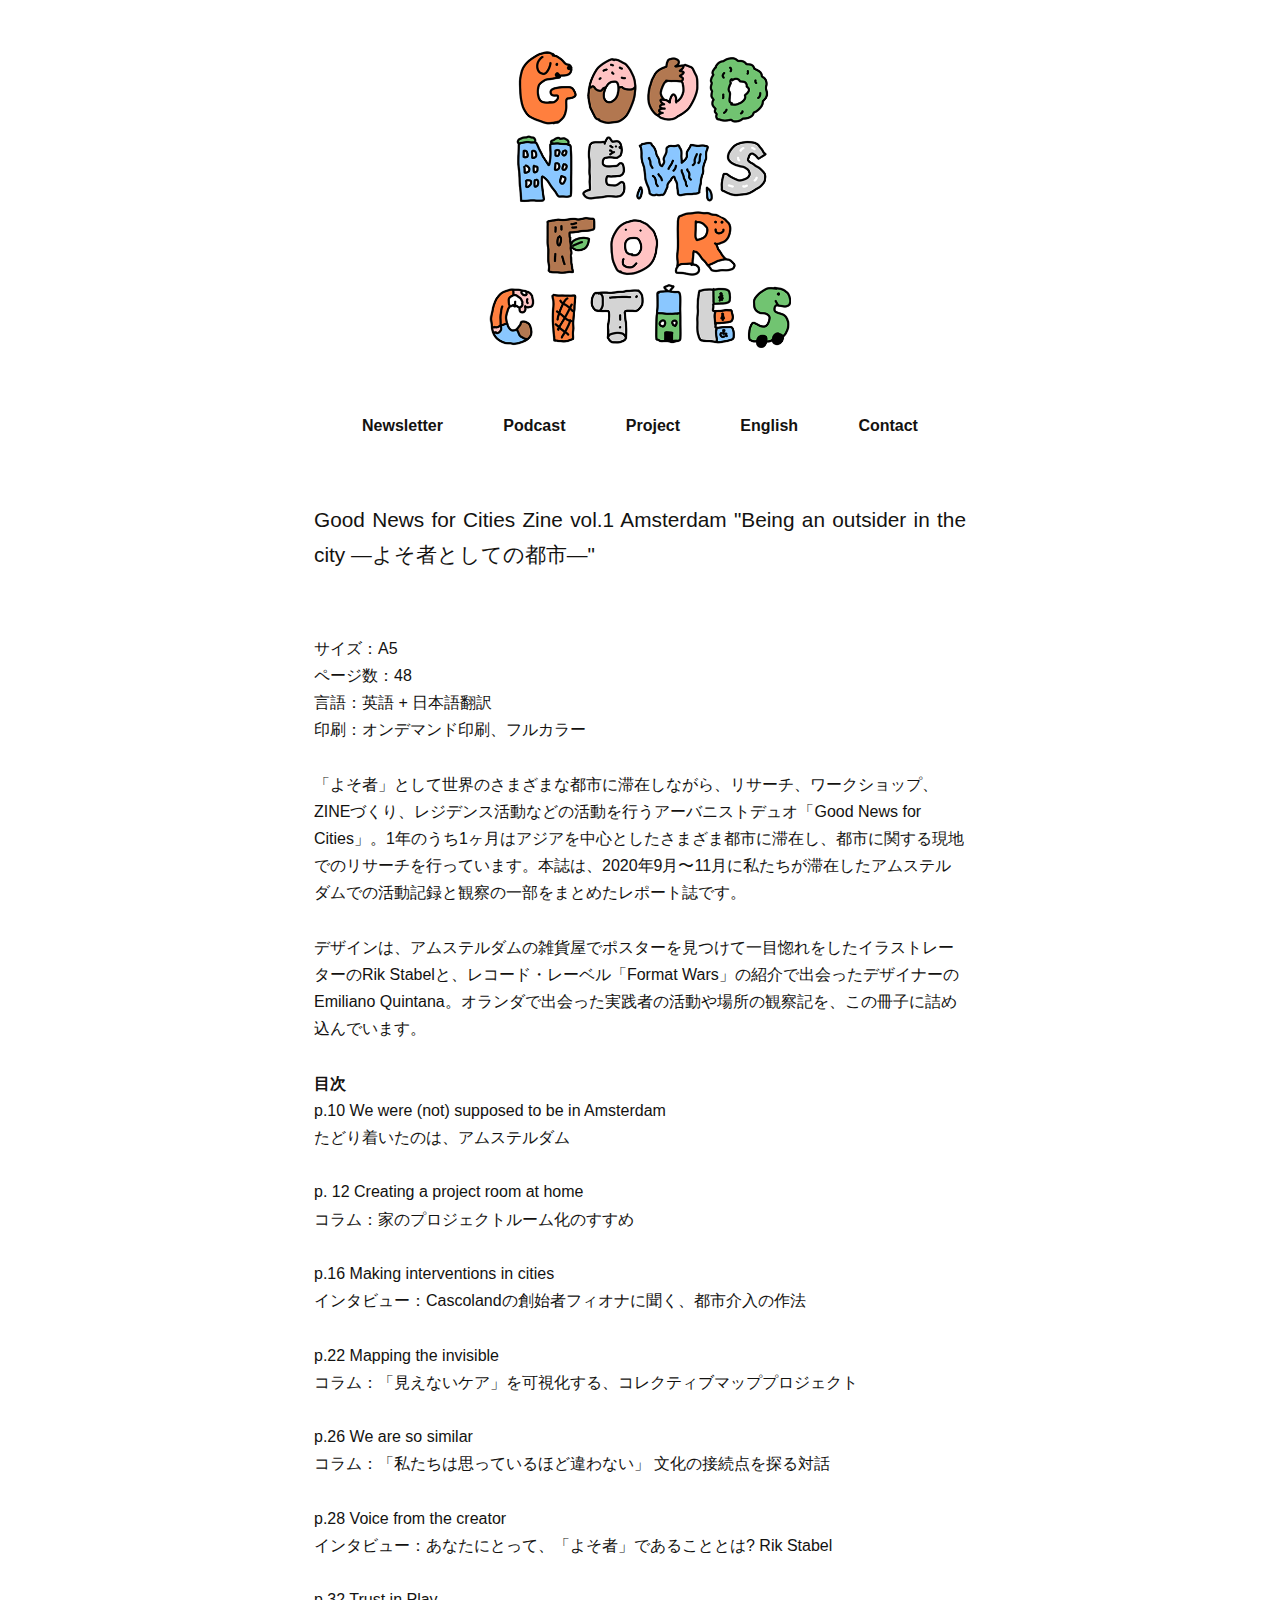
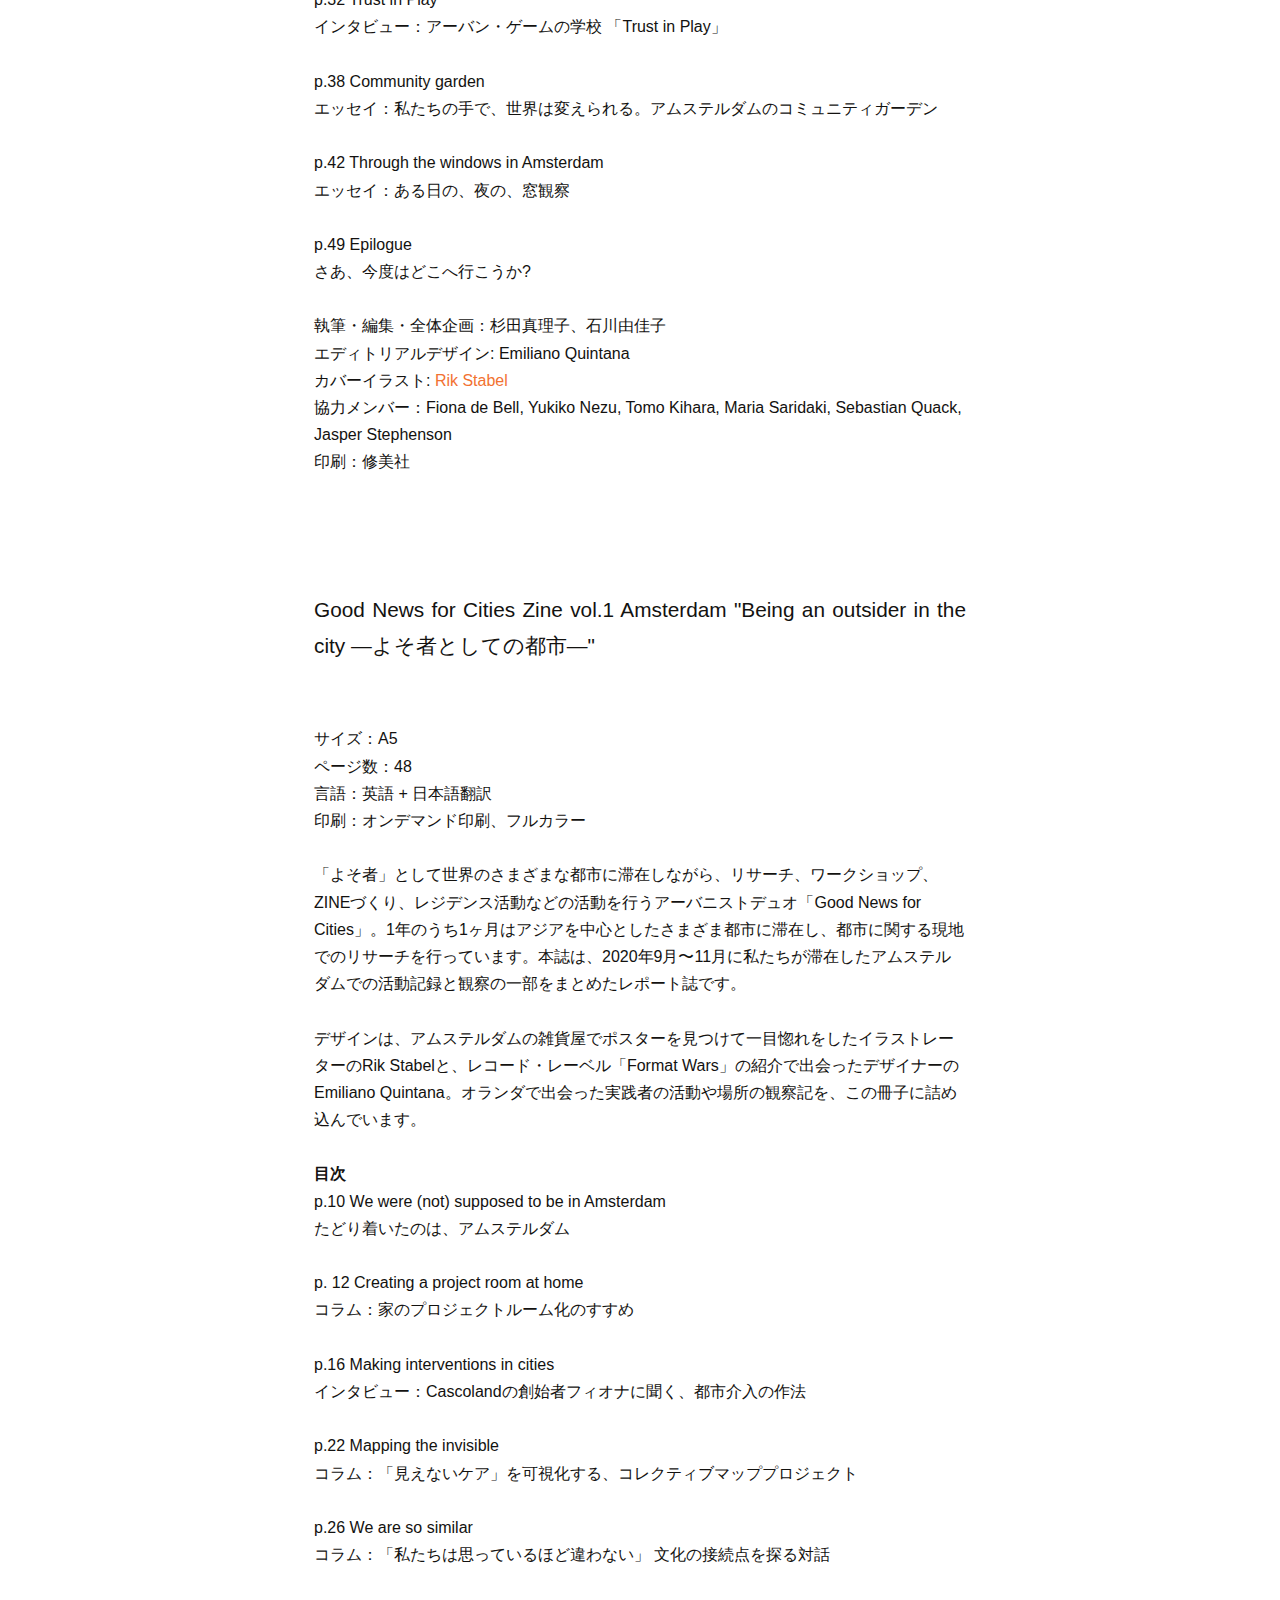
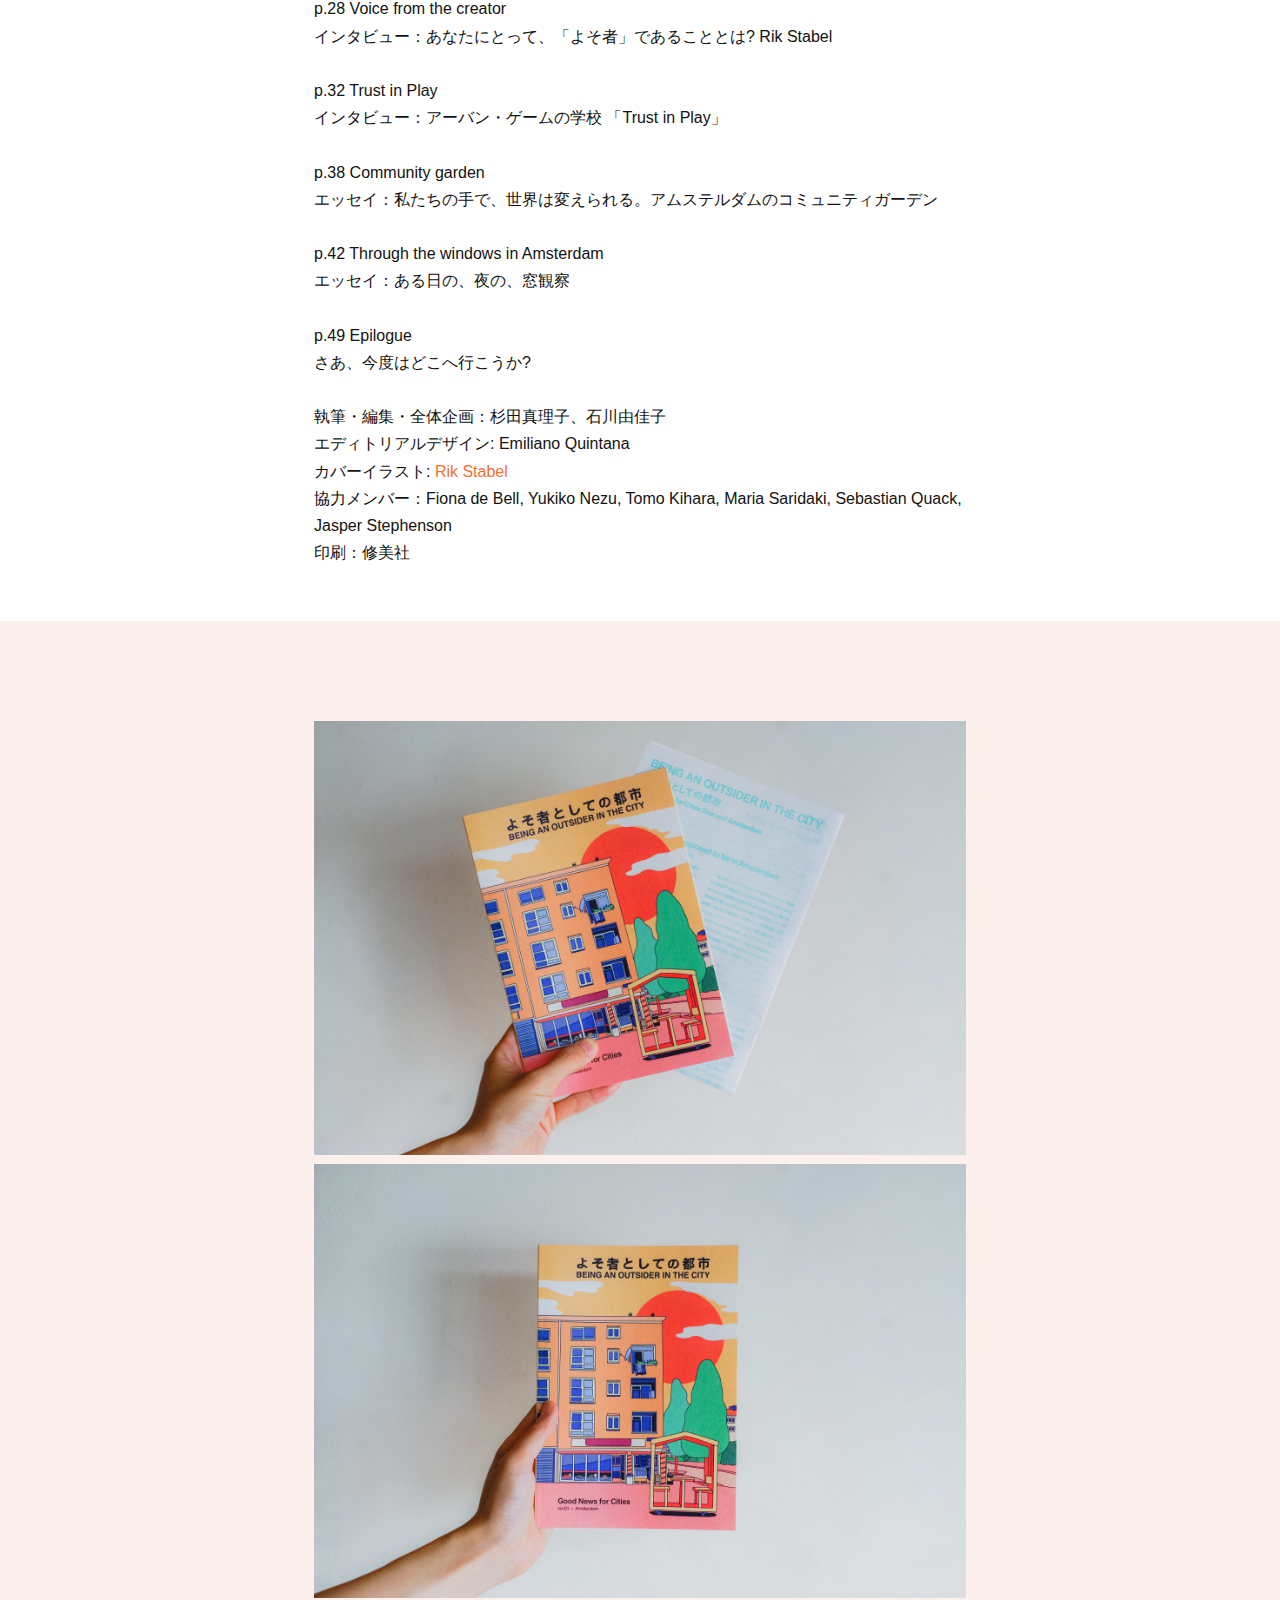
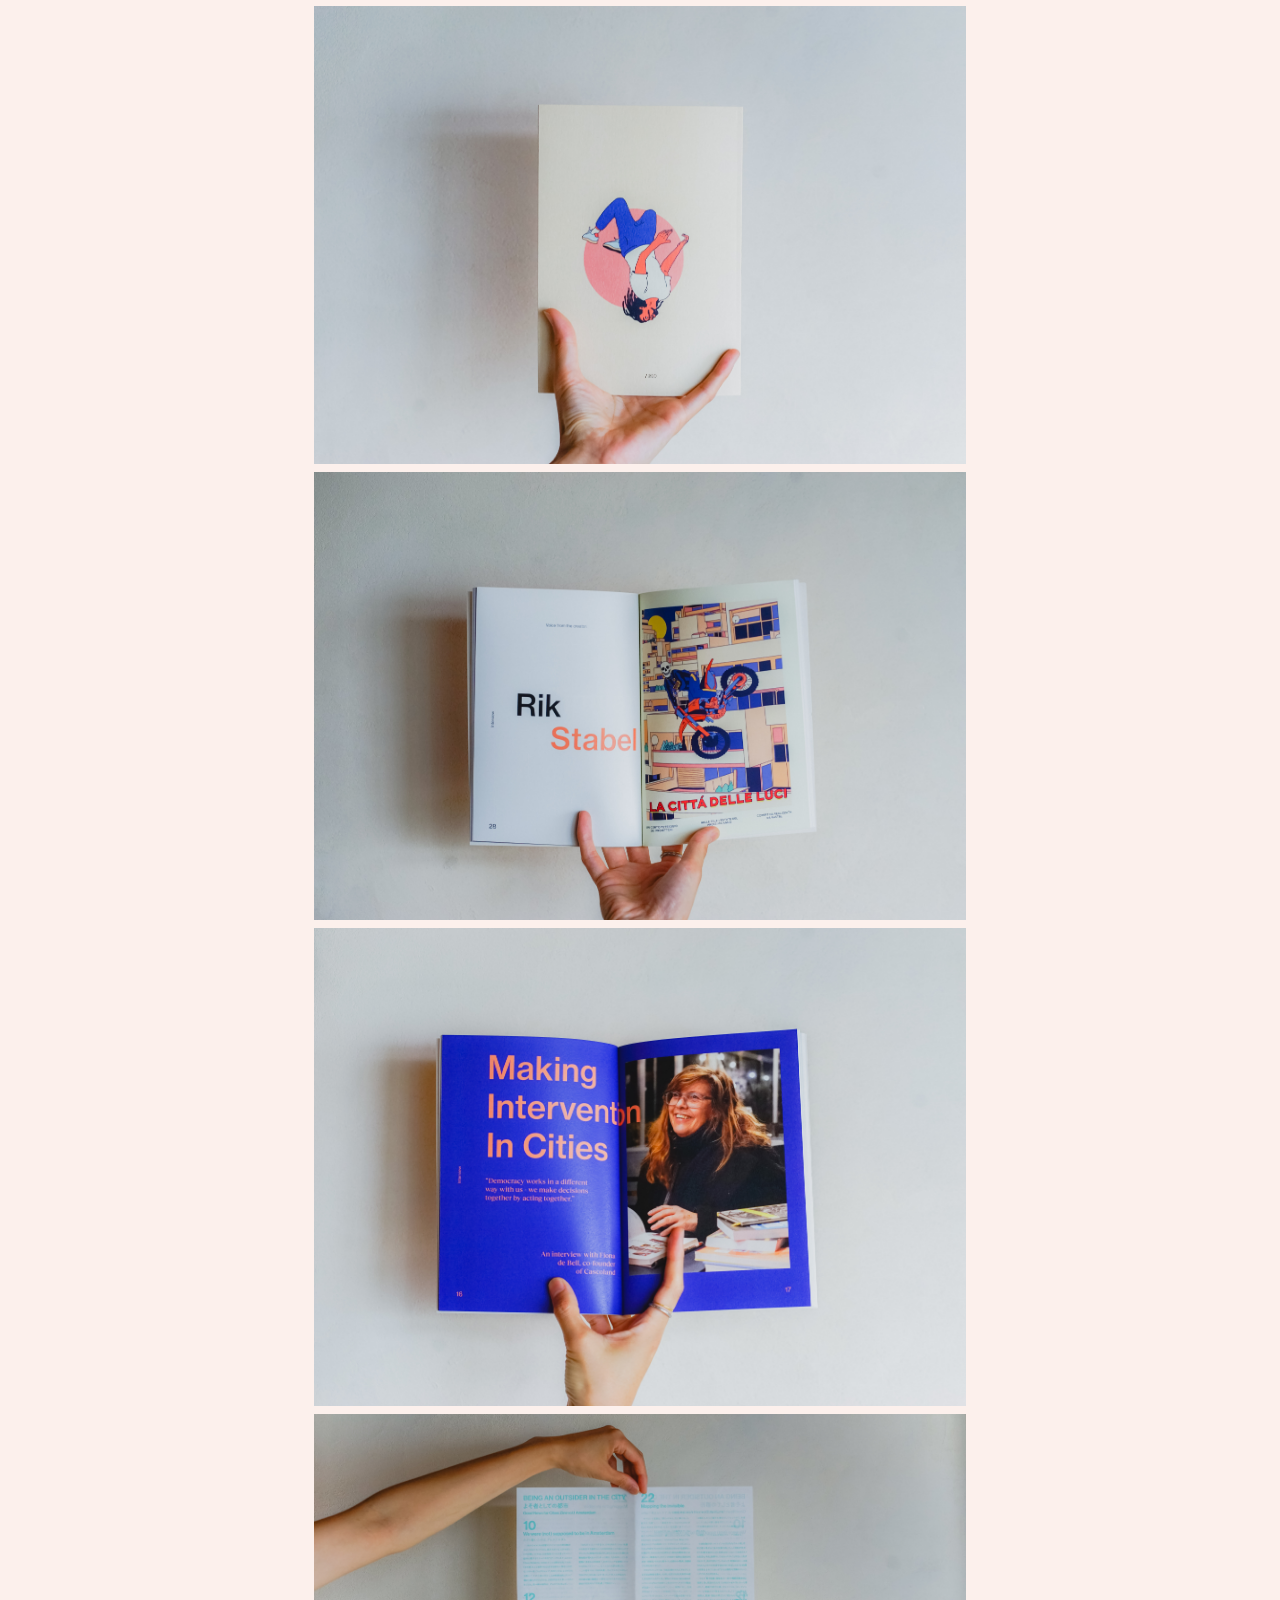
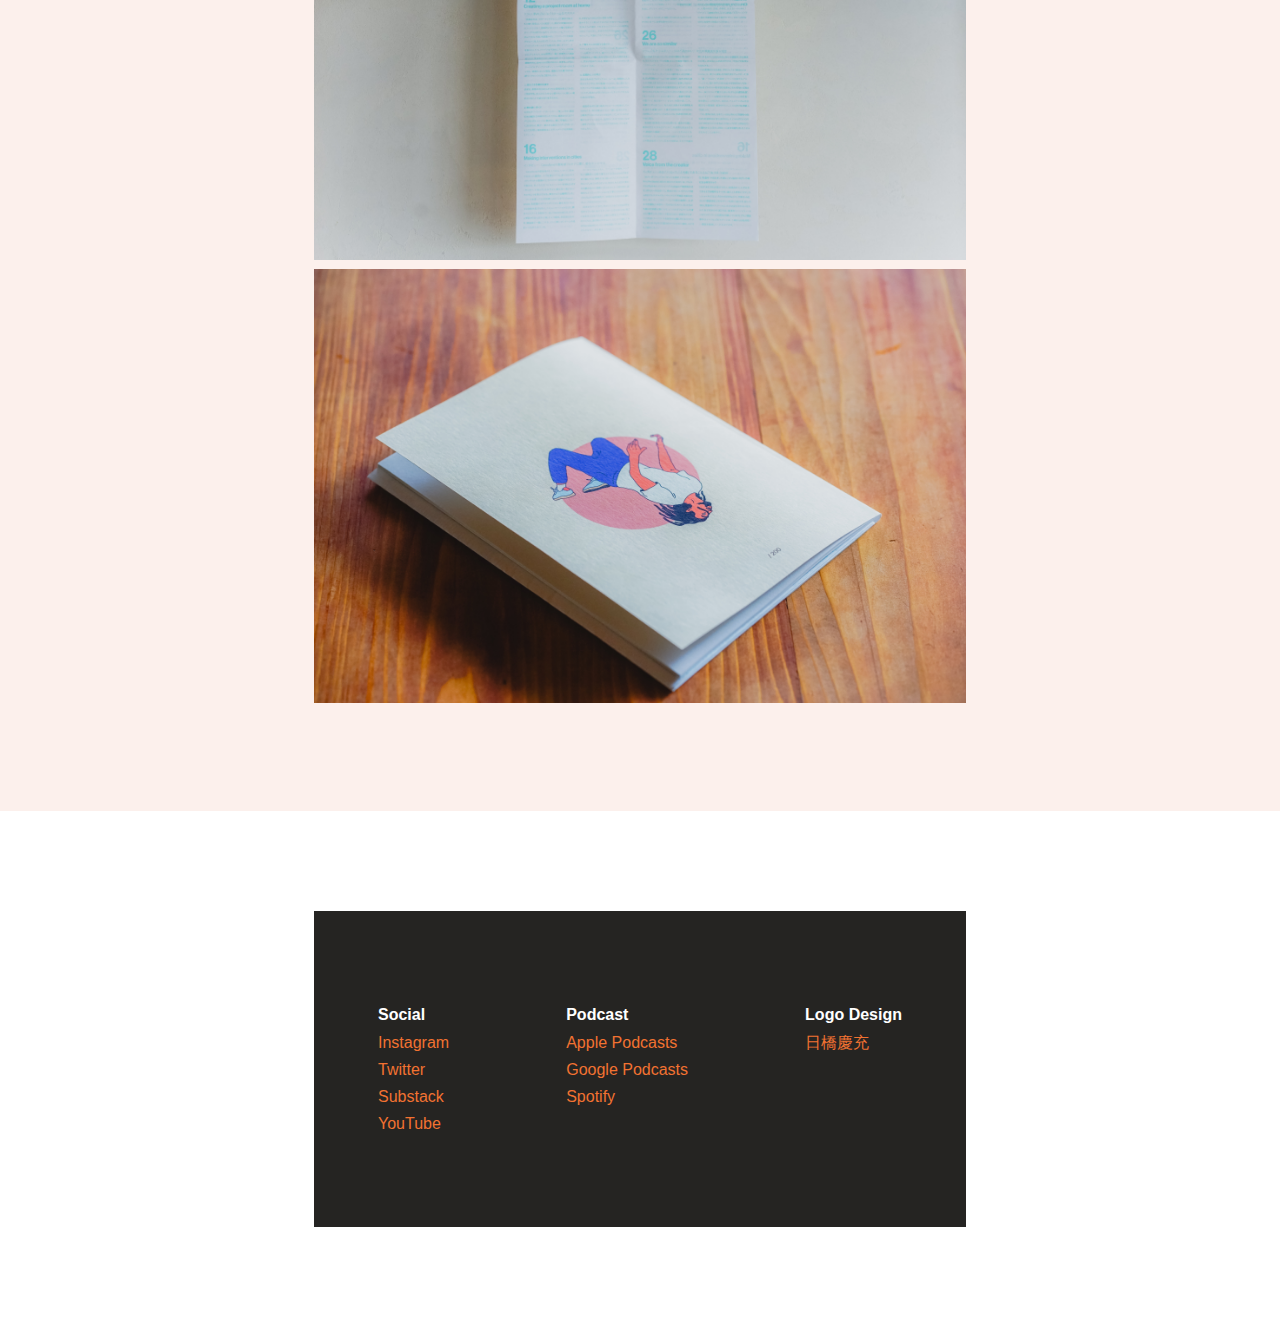
<file: project03.html>
<!DOCTYPE html>
<html lang="ja=JP">

<head>
  <title>Good News For Cities</title>
  <meta charset="utf-8" />
  <meta name="viewport" content="width=device-width,initial-scale=1" />

  <meta property="og:type" content="website" />
  <meta http-equiv="content-language" content="ja-JP" />
  <meta property="og:site_name" content="Good News For Cities" />
  <meta property="og:title" content="Good News For Cities" />
  <meta property="og:image" content="https://goodnewsforcities.github.io/img/goodnewsforcities_logo.png" />
  <meta name="keywords" content="都市, 建築, ポッドキャスト, ニュースレター, まちづくり, ラジオ, 場づくり, デザイン, 空間, リサーチ" />
  <meta name="description" content="都市に関するさまざまなグッドニュースをお届けするニュースレター" />
  <meta property="og:description" content="都市に関するさまざまなグッドニュースをお届けするニュースレター" />
  <meta property="og:url" content="https://goodnewsforcities.github.io" />

  <link rel="icon" type="image/x-icon" href="./favicon.ico" />
  <link rel="stylesheet" type="text/css" href="./main.css" />
</head>

<body>
  <div class="logo">
    <a href="./index.html">
      <img src="./img/goodnewsforcities_logo.png" />
    </a>
  </div>

  <nav class="maincolumn">
    <div class="links flexspread">
      <div>
        <a href="https://goodnews4cities.substack.com/" target="_blank">Newsletter</a>
      </div>
      <div>
        <a href="https://anchor.fm/good-news-for-cities" target="_blank">Podcast</a>
      </div>
      <div>
        <a href="./project.html">Project</a>
      </div>
      <div>
        <a href="./english.html">English</a>
      </div>
      <div>
        <a href="mailto:goodnewsforcities@gmail.com" target="_blank">Contact</a>
      </div>
    </div>
  </nav>



  <div class="maincolumn">
    <div class="section-pad" style="padding-top: 0;">

      <div class="intro">
        <p>
          Good News for Cities Zine vol.1 Amsterdam "Being an outsider in the city —よそ者としての都市—"
        </p>
      </div>
      <div class="">
        <div>
          サイズ：A5 <br>
          ページ数：48 <br>
          言語：英語 + 日本語翻訳 <br>
          印刷：オンデマンド印刷、フルカラー <br>
          <br>
          「よそ者」として世界のさまざまな都市に滞在しながら、リサーチ、ワークショップ、ZINEづくり、レジデンス活動などの活動を行うアーバニストデュオ「Good News for
          Cities」。1年のうち1ヶ月はアジアを中心としたさまざま都市に滞在し、都市に関する現地でのリサーチを行っています。本誌は、2020年9月〜11月に私たちが滞在したアムステルダムでの活動記録と観察の一部をまとめたレポート誌です。
          <br>
          <br>
          デザインは、アムステルダムの雑貨屋でポスターを見つけて一目惚れをしたイラストレーターのRik Stabelと、レコード・レーベル「Format Wars」の紹介で出会ったデザイナーのEmiliano
          Quintana。オランダで出会った実践者の活動や場所の観察記を、この冊子に詰め込んでいます。

          <br>
          <br>

          <b>目次 </b>
          <br>
          p.10 We were (not) supposed to be in Amsterdam
          <br>たどり着いたのは、アムステルダム
          <br>
          <br>
          p. 12 Creating a project room at home
          <br>コラム：家のプロジェクトルーム化のすすめ
          <br>
          <br>
          p.16 Making interventions in cities
          <br>インタビュー：Cascolandの創始者フィオナに聞く、都市介入の作法
          <br>
          <br>
          p.22 Mapping the invisible
          <br>コラム：「見えないケア」を可視化する、コレクティブマッププロジェクト
          <br>
          <br>
          p.26 We are so similar
          <br>コラム：「私たちは思っているほど違わない」 文化の接続点を探る対話
          <br>
          <br>
          p.28 Voice from the creator
          <br>インタビュー：あなたにとって、「よそ者」であることとは? Rik Stabel
          <br>
          <br>
          p.32 Trust in Play
          <br>インタビュー：アーバン・ゲームの学校 「Trust in Play」
          <br>
          <br>
          p.38 Community garden
          <br>エッセイ：私たちの手で、世界は変えられる。アムステルダムのコミュニティガーデン
          <br>
          <br>
          p.42 Through the windows in Amsterdam
          <br>エッセイ：ある日の、夜の、窓観察
          <br>
          <br>
          p.49 Epilogue
          <br>さあ、今度はどこへ行こうか?


          <br>
          <br>

          執筆・編集・全体企画：杉田真理子、石川由佳子 <br>
          エディトリアルデザイン: Emiliano Quintana <br>
          カバーイラスト: <a href="https://www.rkstbl.com/" target="_blank">
            Rik Stabel</a>

          <br>
          協力メンバー：Fiona de Bell, Yukiko Nezu, Tomo Kihara, Maria Saridaki, Sebastian Quack, Jasper Stephenson<br>
          印刷：修美社

          <div>
            <br>
            <br>
          </div>

        </div>
      </div>

      <div class="section-pad" style="padding-top: 0;">

        <div class="intro">
          <p>
            Good News for Cities Zine vol.1 Amsterdam "Being an outsider in the city —よそ者としての都市—"
          </p>
        </div>
        <div class="">
          <div>
            サイズ：A5 <br>
            ページ数：48 <br>
            言語：英語 + 日本語翻訳 <br>
            印刷：オンデマンド印刷、フルカラー <br>
            <br>
            「よそ者」として世界のさまざまな都市に滞在しながら、リサーチ、ワークショップ、ZINEづくり、レジデンス活動などの活動を行うアーバニストデュオ「Good News for
            Cities」。1年のうち1ヶ月はアジアを中心としたさまざま都市に滞在し、都市に関する現地でのリサーチを行っています。本誌は、2020年9月〜11月に私たちが滞在したアムステルダムでの活動記録と観察の一部をまとめたレポート誌です。
            <br>
            <br>
            デザインは、アムステルダムの雑貨屋でポスターを見つけて一目惚れをしたイラストレーターのRik Stabelと、レコード・レーベル「Format Wars」の紹介で出会ったデザイナーのEmiliano
            Quintana。オランダで出会った実践者の活動や場所の観察記を、この冊子に詰め込んでいます。

            <br>
            <br>

            <b>目次 </b>
            <br>
            p.10 We were (not) supposed to be in Amsterdam
            <br>たどり着いたのは、アムステルダム
            <br>
            <br>
            p. 12 Creating a project room at home
            <br>コラム：家のプロジェクトルーム化のすすめ
            <br>
            <br>
            p.16 Making interventions in cities
            <br>インタビュー：Cascolandの創始者フィオナに聞く、都市介入の作法
            <br>
            <br>
            p.22 Mapping the invisible
            <br>コラム：「見えないケア」を可視化する、コレクティブマッププロジェクト
            <br>
            <br>
            p.26 We are so similar
            <br>コラム：「私たちは思っているほど違わない」 文化の接続点を探る対話
            <br>
            <br>
            p.28 Voice from the creator
            <br>インタビュー：あなたにとって、「よそ者」であることとは? Rik Stabel
            <br>
            <br>
            p.32 Trust in Play
            <br>インタビュー：アーバン・ゲームの学校 「Trust in Play」
            <br>
            <br>
            p.38 Community garden
            <br>エッセイ：私たちの手で、世界は変えられる。アムステルダムのコミュニティガーデン
            <br>
            <br>
            p.42 Through the windows in Amsterdam
            <br>エッセイ：ある日の、夜の、窓観察
            <br>
            <br>
            p.49 Epilogue
            <br>さあ、今度はどこへ行こうか?


            <br>
            <br>

            執筆・編集・全体企画：杉田真理子、石川由佳子 <br>
            エディトリアルデザイン: Emiliano Quintana <br>
            カバーイラスト: <a href="https://www.rkstbl.com/" target="_blank">
              Rik Stabel</a>

            <br>
            協力メンバー：Fiona de Bell, Yukiko Nezu, Tomo Kihara, Maria Saridaki, Sebastian Quack, Jasper Stephenson<br>
            印刷：修美社

            <div>
              <br>
              <br>
            </div>

          </div>
        </div>

        <!-- <hr /> -->

        <div class="colorsection section-pad">
          <img src="./img/project03/zine01.1.jpg" alt="Zine vol.1" />
          <img src="./img/project03/zine01.2.jpg" alt="Zine vol.1" />
          <img src="./img/project03/zine01.3.jpg" alt="Zine vol.1" />
          <img src="./img/project03/zine01.4.jpg" alt="Zine vol.1" />
          <img src="./img/project03/zine01.5.jpg" alt="Zine vol.1" />
          <img src="./img/project03/zine01.6.jpg" alt="Zine vol.1" />
          <img src="./img/project03/zine01.7.jpg" alt="Zine vol.1" />


        </div>
      </div>

      <footer>
        <div class="maincolumn flexspread top">
          <div>
            <h4>Social</h4>
            <div>
              <a href="https://www.instagram.com/good_news_for_cities/" target="_blank">Instagram</a>
            </div>
            <div>
              <a href="https://twitter.com/goodnews4cities" target="_blank">Twitter</a>
            </div>
            <div>
              <a href="https://goodnews4cities.substack.com/" target="_blank">Substack</a>
            </div>
            <div>
              <a href="https://www.youtube.com/channel/UChJe8KIEA2Ky9K-Nf0LFxtg" target="_blank">YouTube</a>
            </div>
          </div>
          <div>
            <h4>Podcast</h4>
            <div>
              <div>
                <a href="https://podcasts.apple.com/jp/podcast/good-news-for-cities-%e9%83%bd%e5%b8%82%e3%81%ab%e9%96%a2%e3%81%99%e3%82%8b%e7%82%89%e8%be%ba%e8%ab%87%e8%a9%b1/id1509362092"
                  target="_blank">Apple Podcasts</a>
              </div>
              <div>
                <a href="https://podcasts.google.com/feed/aHR0cHM6Ly9hbmNob3IuZm0vcy8xYjgzODZmOC9wb2RjYXN0L3Jzcw=="
                  target="_blank">Google Podcasts</a>
              </div>
              <div>
                <a href="https://open.spotify.com/show/1qL0Doqduuz4baM5hKWkKa" target="_blank">Spotify</a>
              </div>
            </div>
          </div>
          <div>
            <h4>Logo Design</h4>
            <div>
              <a href="https://www.nippashisan.com/" target="_blank">日橋慶充</a>
            </div>

          </div>
        </div>
      </footer>

      <!-- <script src="./main.js" async></script> -->
</body>

</html>
</file>
<file: main.css>
* {
  box-sizing: border-box;
  margin: 0;
  padding: 0;
  position: relative;
  z-index: 1;
}

html,
body {
  background: #f5f2ee;
  background: #ffffff;
  color: rgb(19, 18, 16);
  margin: 0;
  font-family: '游ゴシック体', YuGothic, '游ゴシック', 'Yu Gothic',
    -apple-system, BlinkMacSystemFont, 'Roboto', 'Droid Sans', 'Helvetica Neue',
    Helvetica, Arial, sans-serif;
  line-height: 1.7;
  max-width: 100%;
  overflow-x: hidden;
}

:root {
  --content-width: 780px;
  --lr-padding: 5vw;
  --section-padding: 100px;
}

img {
  max-width: 100%;
}

a,
a:visited,
a:hover,
a:active {
  color: #f27231;
  text-decoration: none;
  transition: color 0.2s;
}
a:hover {
  color: #f27231;
  text-decoration: underline;
}

.bg {
  position: absolute;
  z-index: 0;
  top: 0;
  left: 0;
  width: 110vw;
  /* transform: translateX(-20%) translateY(-100%) rotate(-20deg); */
}
.bg img {
  width: 100%;
}

.section-pad {
  padding: var(--section-padding) 0;
}

.flex-center {
  display: flex;
  align-items: center;
  justify-content: center;
  flex-direction: column;
}

.colorsection:after,
.colorsection2:after {
  content: '';
  position: absolute;
  left: -50vw;
  width: 200vw;
  height: 100%;
  top: 0;
  z-index: 0;
  pointer-events: none;
  background: #fae1d9;
  opacity: 0.5;
}
.colorsection2:after {
  background: #f0cdc3;
}

nav,
footer {
  padding-top: 5vh;
  width: 100%;
}

footer {
  color: white;
  background: rgb(37, 36, 34);
  padding: 10vh 0;
}

.logo {
  height: 300px;
  width: 100%;
  text-align: center;
  margin-bottom: 4em;
  margin-top: 3em;
}
.logo img {
  height: 100%;
}

.maincolumn {
  margin: 0 auto;
  width: 100%;
  max-width: var(--content-width);
  padding: 0 var(--lr-padding);
}

.gridtwo {
  display: grid;
  grid-template-columns: 47% 47%;
  grid-gap: 6%;
}

.flexspread {
  display: flex;
  justify-content: space-between;
  align-items: center;
}

.flexspread.top {
  align-items: flex-start;
}

.links {
  padding: 0 3em;
  margin-bottom: 2em;
  font-weight: bold;
}
.links a {
  color: rgb(19, 18, 16) !important;
}

.right {
  display: flex;
  flex-direction: column;
  align-items: flex-end;
}

.bottommargin {
  margin-bottom: 2em !important;
}

.intro {
  margin-top: 3em;
  margin-bottom: 3em;
  font-size: 1.3rem;
  font-weight: 500;
}

.bodytext {
  margin-bottom: var(--section-padding);
}

li {
  margin-bottom: 1em;
}

li:first-line {
  font-weight: bold;
}

p {
  margin: 1.5em 0;
  text-align: justify;
}

hr {
  margin-top: var(--section-padding);
  margin-bottom: var(--section-padding);
  border: none;
  background: rgba(0, 0, 0, 0.1);
  height: 1px;
}

#mc_embed_signup {
  margin-top: var(--section-padding);
  margin-bottom: var(--section-padding);
  background: #fff;
  clear: left;
}
#mc_embed_signup * {
  font: inherit;
}

#mc_embed_signup_scroll {
  display: grid;
  grid-template-columns: 1fr 200px;
  grid-gap: 20px;
  margin-bottom: 20px;
}
#mc_embed_signup_scroll > * {
  width: 100%;
}

.sub {
  opacity: 0.5;
  margin: 0 auto;
  text-align: center;
  font-size: 0.85em;
  max-width: 80%;
}

input[type='email'],
input[type='submit'] {
  -webkit-appearance: none;
  height: 4em;
  padding: 0 1.5em;
  border: 1px solid transparent;
  box-shadow: 0 5px 15px rgba(0, 0, 0, 0.1), 0 1px 4px rgba(0, 0, 0, 0.1);
  border-radius: 0;
}
input[type='email'] {
  background: #fff;
  border: 1px solid #eee;
}
input[type='submit'] {
  background: #364366;
  color: white;
  transition: background 0.3s;
}
input[type='submit']:hover {
  background: #f27231;
  cursor: pointer;
}

.center {
  text-align: center;
}

.anchorbutton {
  margin-top: 1em;
  display: inline-flex;
  padding: 1em 2em;
  background: #f27231;
  color: white !important;
  transition: background 0.3s;
  text-decoration: none !important;
  box-shadow: 0 5px 15px rgba(0, 0, 0, 0.1), 0 1px 4px rgba(0, 0, 0, 0.1);
}
.anchorbutton:hover {
  background: #bd4d15;
}
.anchorbutton > img {
  width: 25px;
}
.anchorbutton > div {
  flex: 1;
  padding-left: 15px;
}

.podcast {
  margin: var(--section-padding) 0;
}

.authors {
  display: grid;
  grid-template-columns: 42% 42%;
  grid-gap: 16%;
  padding: var(--section-padding) 0;
}

.author {
  position: relative;
}

.author h3 {
  display: inline-block;
  font-size: 1.6em;
  font-weight: bold;
  font-family: Arial, Helvetica, sans-serif;
  letter-spacing: 0.05em;
}
.author div.name {
  display: flex;
  justify-content: center;
}

.author img {
  display: block;
  width: 100%;
  max-width: 250px;
  border-radius: 50%;
  margin: 0 auto 20px auto;
}

.author .bio {
  /* max-width: 280px; */
  margin: 0 auto;
}

.example {
  padding: var(--section-padding) 0;
}

.example .intro {
  margin: 0 0 70px 0;
}

.example .sub {
  margin: 0 0 15px 0;
  text-align: left;
}

.example h3,
.example h4 {
  font-family: Menlo, '游ゴシック体', YuGothic, '游ゴシック', 'Yu Gothic',
    -apple-system, BlinkMacSystemFont, 'Roboto', 'Droid Sans', 'Helvetica Neue',
    Helvetica, Arial, sans-serif;
  font-weight: normal;
}

.example h4 {
  margin-bottom: 2.5em;
}

.example p {
  font-size: 0.9em;
  line-height: 2;
  margin: 2em 0;
}

@media (max-width: 767px) {
  :root {
    --section-padding: 60px;
    --lr-padding: 10vw;
  }

  html,
  body {
    font-size: 16px;
  }

  .flexspread.top {
    display: grid;
    grid-template-columns: 1fr;
    grid-gap: 30px;
  }

  .links {
    margin-top: 30px;
    display: block;
  }
  .links div {
    display: inline-block;
    text-align: left;
    margin-right: 30px;
  }
  .links a {
    margin-left: 0;
    margin-right: 30px;
  }

  .intro {
    font-size: 1.2rem;
  }

  #mc_embed_signup_scroll {
    display: grid;
    grid-template-columns: 1fr;
    grid-gap: 10px;
  }

  .anchorbutton {
    padding: 1em;
  }
  .anchorbutton > div {
    padding-left: 10px;
  }

  .authors {
    grid-template-columns: 1fr;
    grid-gap: var(--section-padding);
  }
  .author .bio {
    max-width: 300px;
  }
}
</file>
